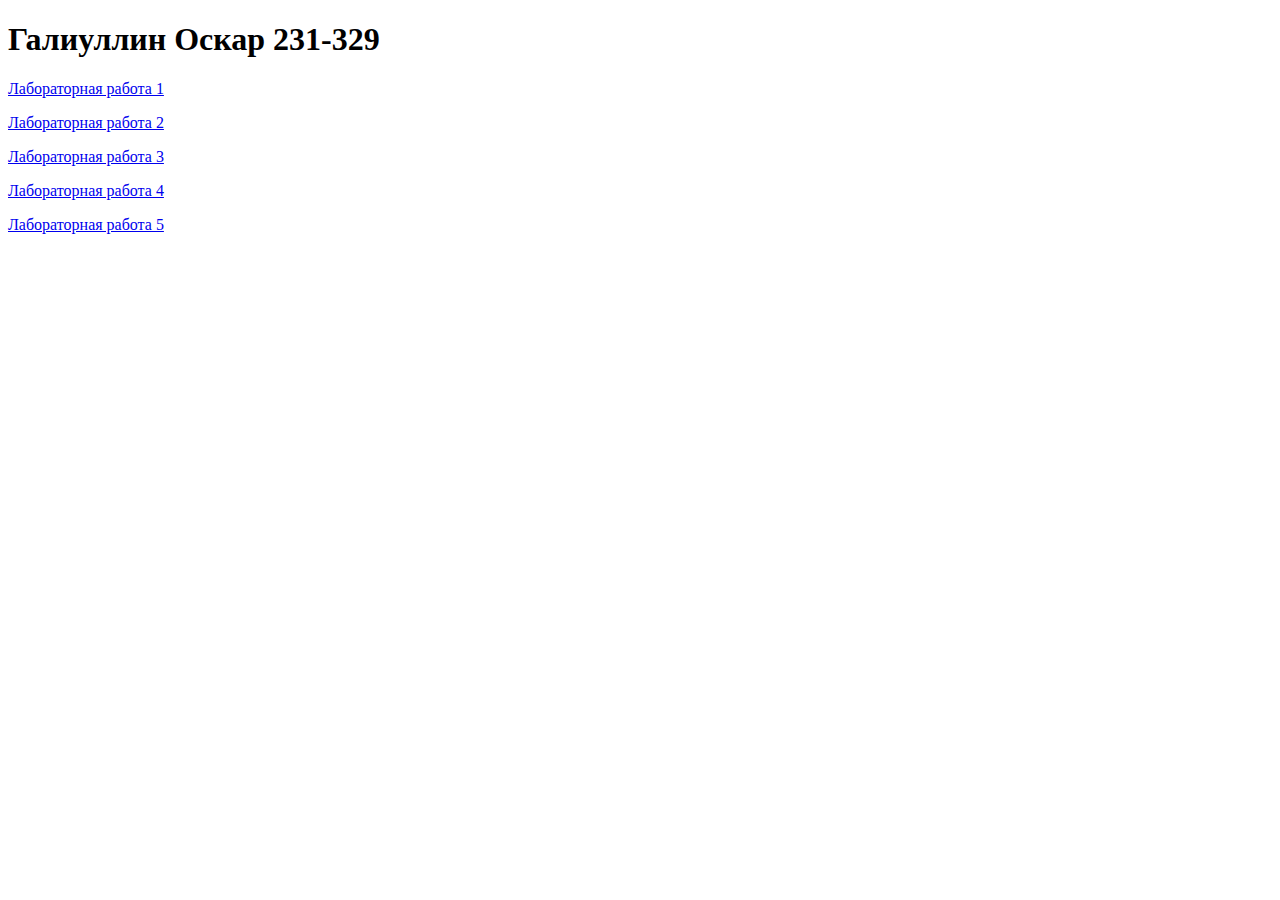
<file: index.html>
<!DOCTYPE html>

<html>
    <header>
        <meta charset="utf-8">
        <title>Головная страница моего царства абсолютной власти</title>
    </header>
    <body>
        <h1>Галиуллин Оскар 231-329</h1>
        <p><a href="Lab1/index.html">Лабораторная работа 1</a></p>
        <p><a href="Lab2/set_lunch.html">Лабораторная работа 2</a></p>
        <p><a href="Lab3/set_lunch.html">Лабораторная работа 3</a></p>
        <p><a href="Lab4/set_lunch.html">Лабораторная работа 4</a></p>
        <p><a href="Lab5/set_lunch.html">Лабораторная работа 5</a></p>
    </body>
</html>
</file>
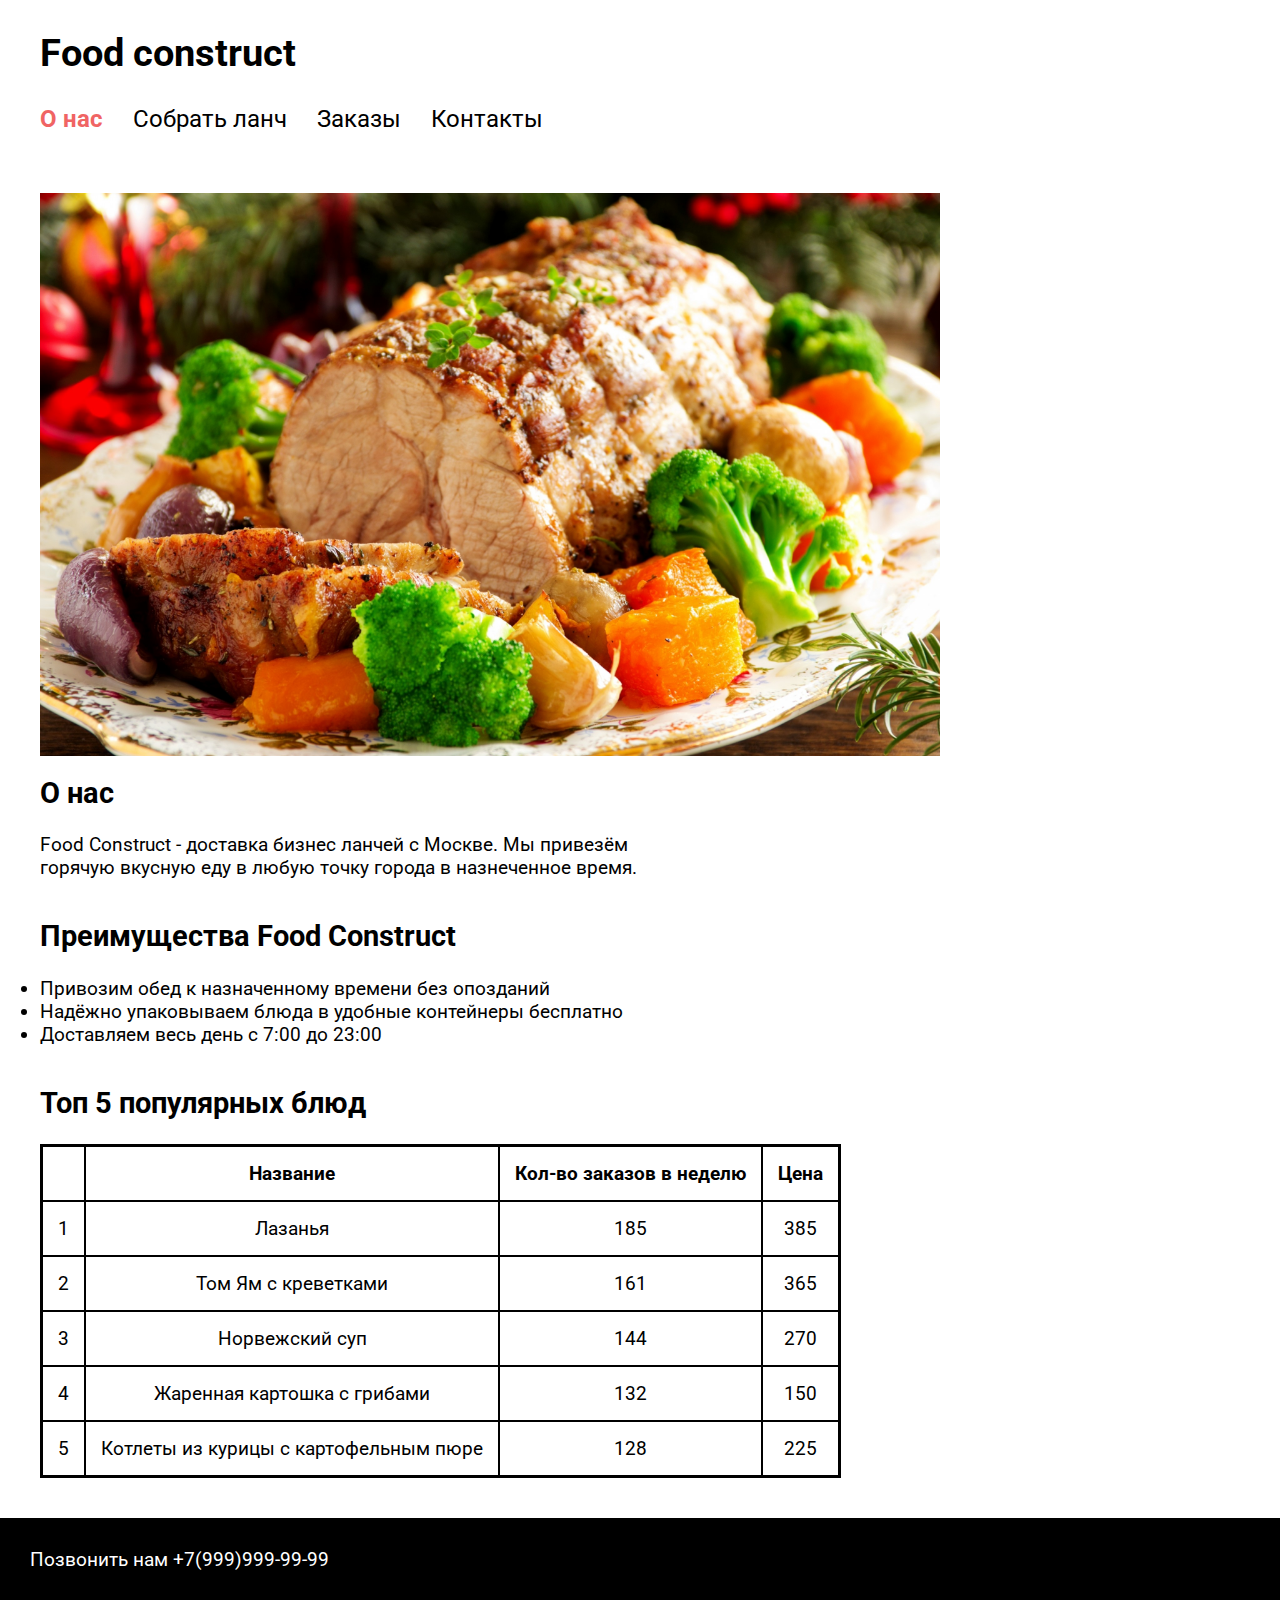
<file: Lab1/index.html>
<!DOCTYPE html>
<html lang="ru">
    <head>
        <meta charset="utf-8">
        <title>Food Construct - your best delivery experience</title>
        <link rel="stylesheet" href="style.css">
        <link rel="preconnect" href="https://fonts.googleapis.com">
<link rel="preconnect" href="https://fonts.gstatic.com" crossorigin>
<link href="https://fonts.googleapis.com/css2?family=Roboto:ital,wght@0,100;0,300;0,400;0,500;0,700;0,900;1,100;1,300;1,400;1,500;1,700;1,900&display=swap" rel="stylesheet">
    </head>

    <body>
        <header>
            <h1>Food construct</h1>
            
            <nav>
                <ul>
                    <li><a href="#about_us" class="curr_page">О нас</a></li>
                    <li><a href="../Lab2/set_lunch.html">Собрать ланч</a></li>
                    <li><a href="#">Заказы</a></li>
                    <li><a href="#contacts">Контакты</a></li>
                </ul>
            </nav>
        </header>

        <main>
            <img src="meat_img.jfif" alt="meat_img">
            <section id="about_us">
                <h2>О нас</h2>
                <p>
                    Food Construct - доставка бизнес ланчей с Москве. 
                    Мы привезём горячую вкусную еду в любую точку города
                    в назнеченное время.
                </p>
                <h2>Преимущества Food Construct</h2>
                <ul>
                    <li>Привозим обед к назначенному времени без опозданий</li>
                    <li>Надёжно упаковываем блюда в удобные контейнеры бесплатно</li>
                    <li>Доставляем весь день с 7:00 до 23:00</li>
                </ul>
            </section>
            <section>
                <h2>Топ 5 популярных блюд</h2>
                <table>
                    <tr>
                        <th>&nbsp;</th>
                        <th>Название</th>
                        <th>Кол-во заказов в неделю</th>
                        <th>Цена</th>
                    </tr>
                    <tr>
                        <td>1</td>
                        <td>Лазанья</td>
                        <td>185</td>
                        <td>385</td>
                    </tr>
                    <tr>
                        <td>2</td>
                        <td>Том Ям с креветками</td>
                        <td>161</td>
                        <td>365</td>
                    </tr>
                    <tr>
                        <td>3</td>
                        <td>Норвежский суп</td>
                        <td>144</td>
                        <td>270</td>
                    </tr>
                    <tr>
                        <td>4</td>
                        <td>Жаренная картошка с грибами</td>
                        <td>132</td>
                        <td>150</td>
                    </tr>
                    <tr>
                        <td>5</td>
                        <td>Котлеты из курицы с картофельным пюре</td>
                        <td>128</td>
                        <td>225</td>
                    </tr>
                </table>
                </section>
        </main>

        <footer id="contacts">Позвонить нам +7(999)999-99-99</footer>
    </body>
</html>
</file>
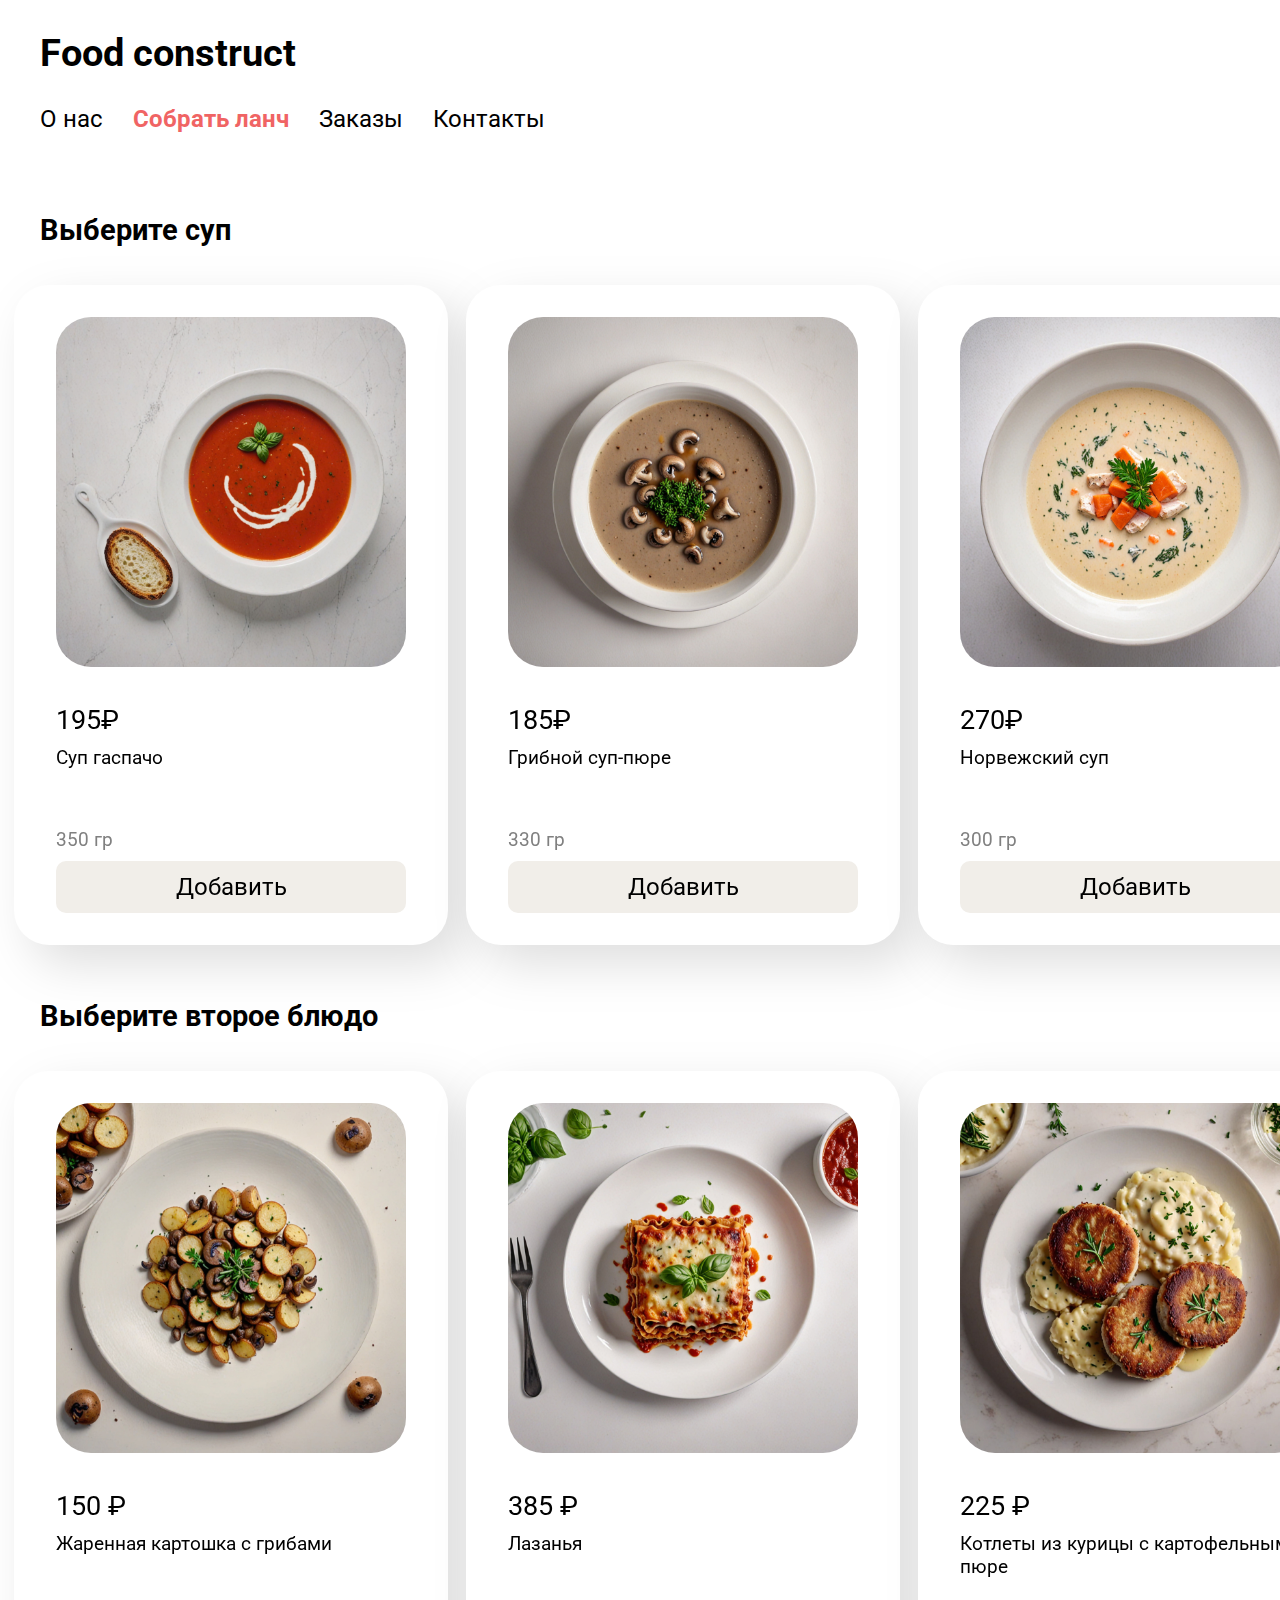
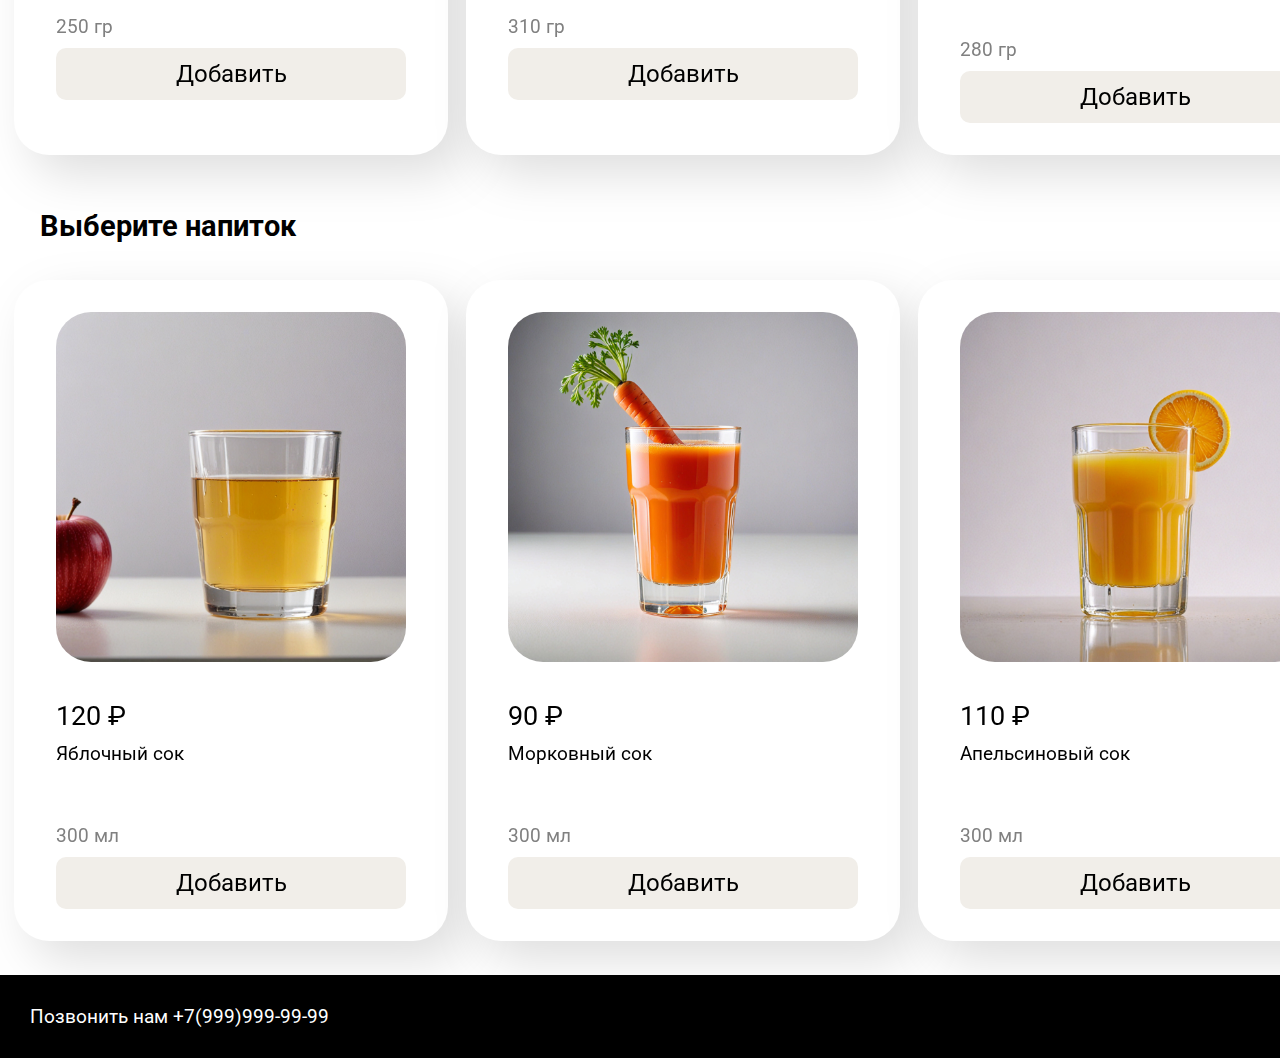
<file: Lab2/set_lunch.html>
<!DOCTYPE html>

<html>
    <head>
        <meta charset="utf-8">
        <title>Сборка вашего обеда</title>
        <link rel="stylesheet" href="style_set_lunch.css">
        <link rel="preconnect" href="https://fonts.googleapis.com">
        <link rel="preconnect" href="https://fonts.gstatic.com" crossorigin>
        <link href="https://fonts.googleapis.com/css2?family=Roboto:ital,wght@0,100;0,300;0,400;0,500;0,700;0,900;1,100;1,300;1,400;1,500;1,700;1,900&display=swap" rel="stylesheet">
    </head>

    <body>
        <header>
            <h1>Food construct</h1>

            <nav>
                <ul>
                    <li><a href="../Lab1/index.html">О нас</a></li>
                    <li><a href="#" class="curr_page">Собрать ланч</a></li>
                    <li><a href="#">Заказы</a></li>
                    <li><a href="#contacts">Контакты</a></li>
                </ul>
            </nav>
        </header>

        <main>
            <section>
                <h2>Выберите суп</h2>

                <div class="wrapper">
                    <div class="product">
                        <img src="menu/soups/gazpacho.jpg" alt="gaspacho">
                        <p class="price">195&#8381</p>
                        <p class="prod_name">Суп гаспачо</p>
                        <p class="weight">350 гр</p>
                        <button class="btn">Добавить</button>
                    </div>

                    <div class="product">
                        <img src="menu/soups/mushroom_soup.jpg" alt="mushroom_soup">
                        <p class="price">185&#8381</p>
                        <p class="prod_name">Грибной суп-пюре</p>
                        <p class="weight">330 гр</p>
                        <button class="btn">Добавить</button>
                    </div>

                    <div class="product">
                        <img src="menu/soups/norwegian_soup.jpg" alt="">
                        <p class="price">270&#8381</p>
                        <p class="prod_name">Норвежский суп</p>
                        <p class="weight">300 гр</p>
                        <button class="btn">Добавить</button>
                    </div>
                </div>
            </section>

            <section>
                <h2>Выберите второе блюдо</h2>

                <div class="wrapper">
                    <div class="product">
                        <img src="menu/main_course/friedpotatoeswithmushrooms1.jpg" alt="">
                        <p class="price">150 &#8381</p>
                        <p class="prod_name">Жаренная картошка с грибами</p>
                        <p class="weight">250 гр</p>
                        <button class="btn">Добавить</button>
                    </div>

                    <div class="product">
                        <img src="menu/main_course/lasagna.jpg" alt="">
                        <p class="price">385 &#8381</p>
                        <p class="prod_name">Лазанья</p>
                        <p class="weight">310 гр</p>
                        <button class="btn">Добавить</button>
                    </div>

                    <div class="product">
                        <img src="menu/main_course/chickencutletsandmashedpotatoes.jpg" alt="">
                        <p class="price">225 &#8381</p>
                        <p class="prod_name">Котлеты из курицы с картофельным пюре</p>
                        <p class="weight">280 гр</p>
                        <button class="btn">Добавить</button>
                    </div>
                </div>
            </section>

            <section>
                <h2>Выберите напиток</h2>

                <div class="wrapper">
                    <div class="product">
                        <img src="menu/drinks/applejuice.jpg" alt="">
                        <p class="price">120 &#8381</p>
                        <p class="prod_name">Яблочный сок</p>
                        <p class="weight">300 мл</p>
                        <button class="btn">Добавить</button>
                    </div>

                    <div class="product">
                        <img src="menu/drinks/carrotjuice.jpg" alt="">
                        <p class="price">90 &#8381</p>
                        <p class="prod_name">Морковный сок</p>
                        <p class="weight">300 мл</p>
                        <button class="btn">Добавить</button>
                    </div>

                    <div class="product">
                        <img src="menu/drinks/orangejuice.jpg" alt="">
                        <p class="price">110 &#8381</p>
                        <p class="prod_name">Апельсиновый сок</p>
                        <p class="weight">300 мл</p>
                        <button class="btn">Добавить</button>
                    </div>
                </div>
            </section>
        </main>

        <footer id="contacts">Позвонить нам +7(999)999-99-99</footer>
    </body>
</html>
</file>
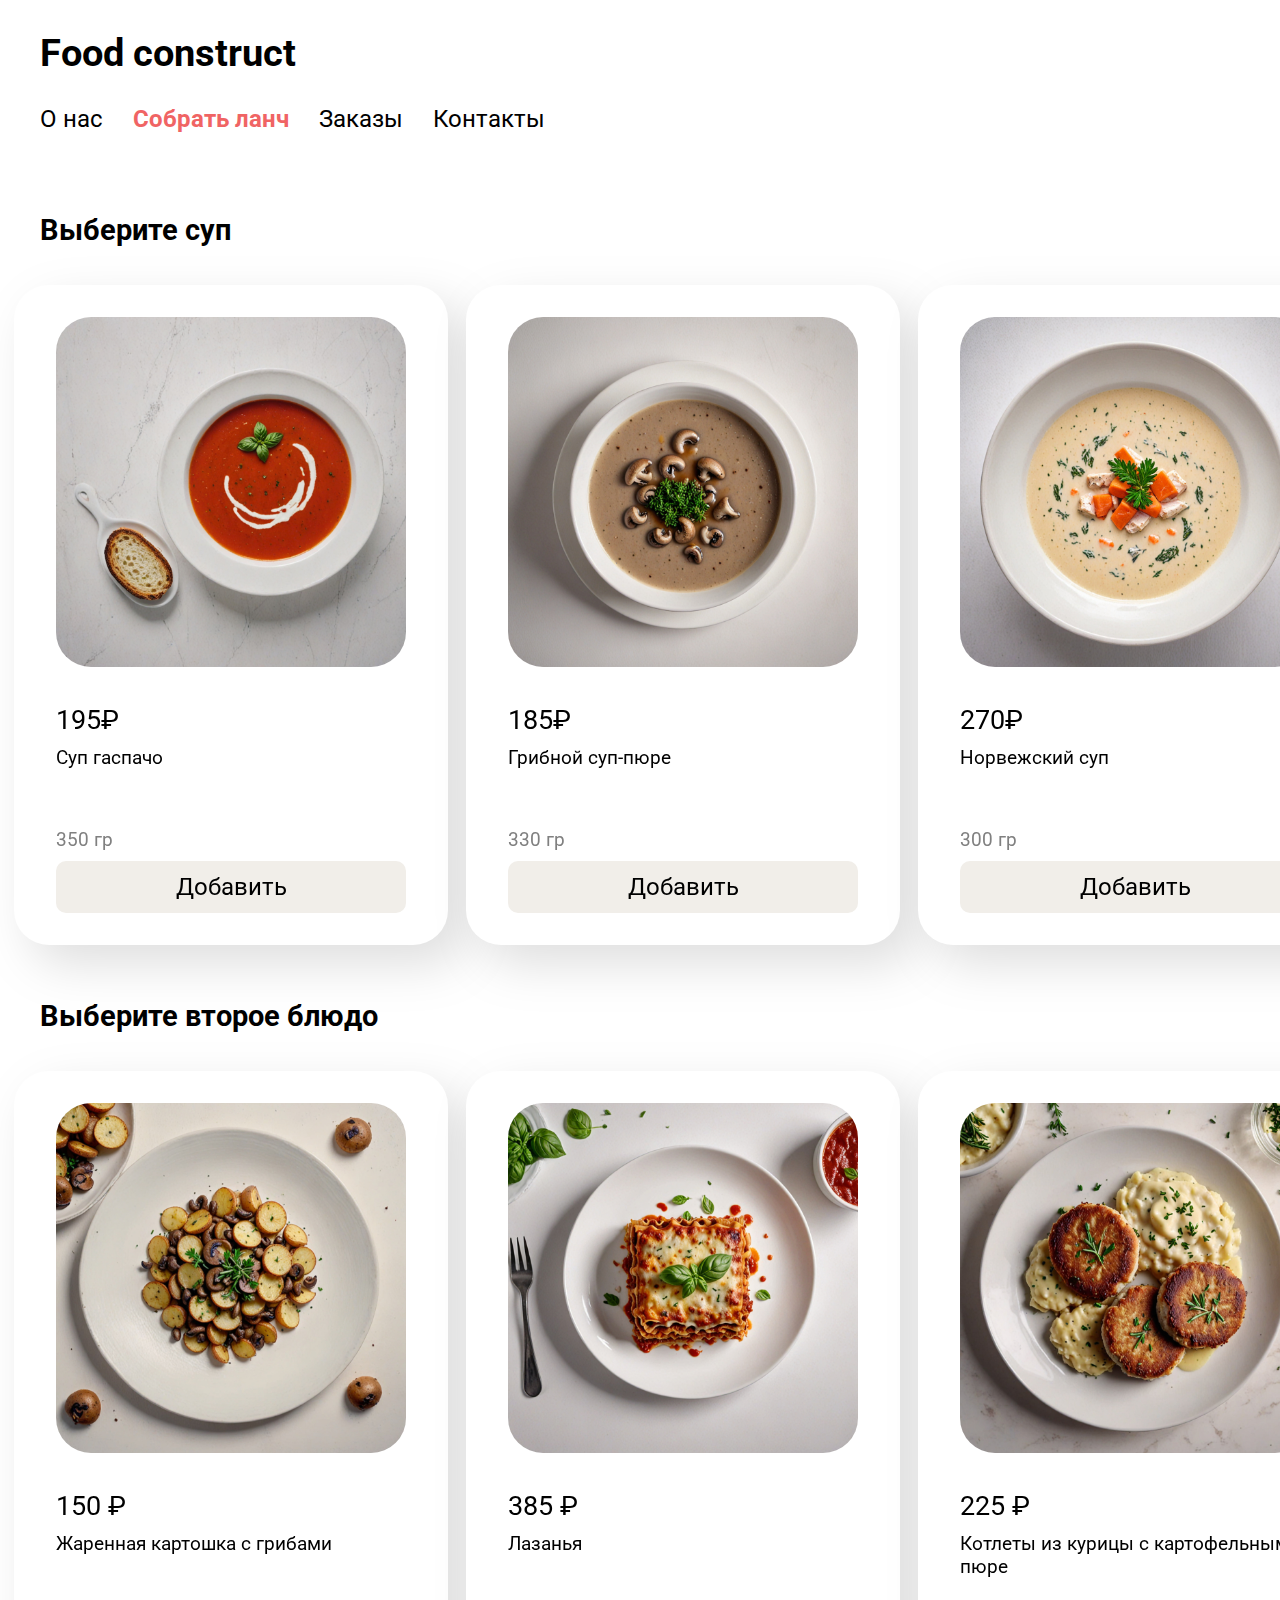
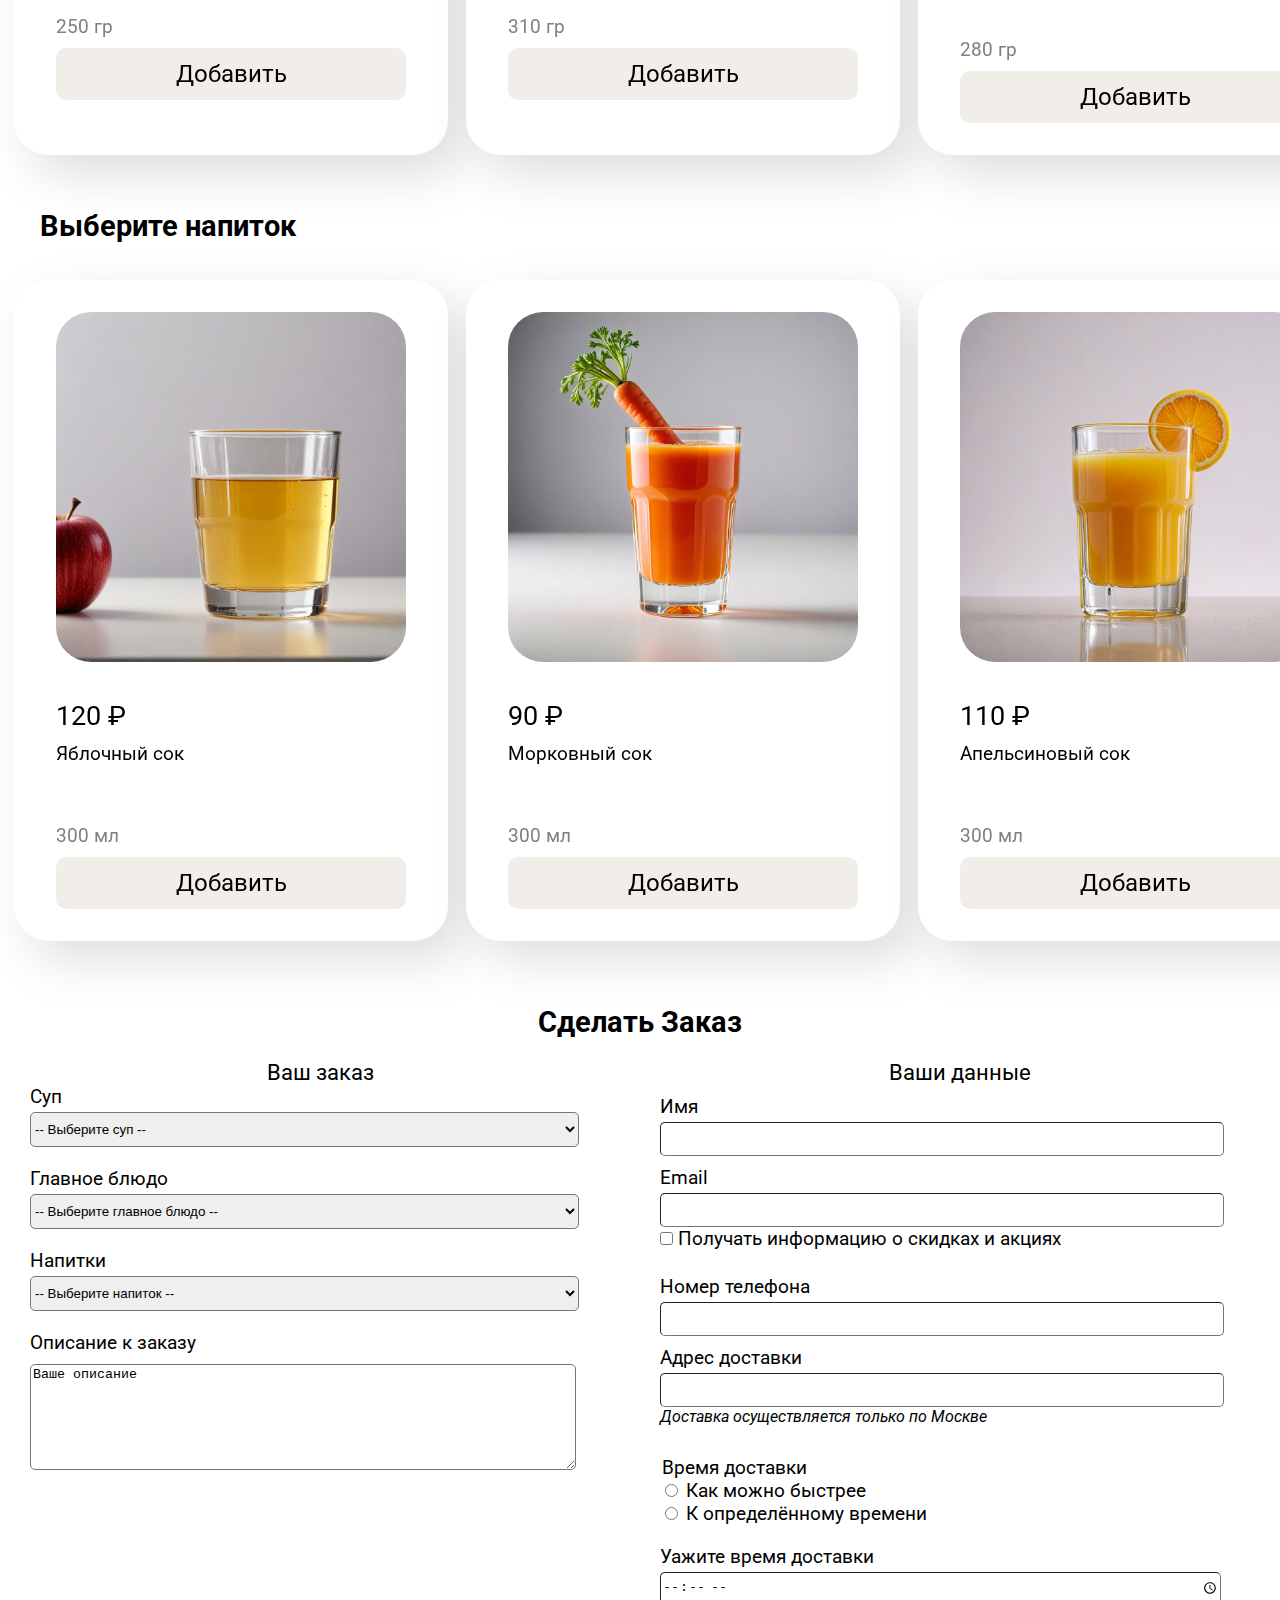
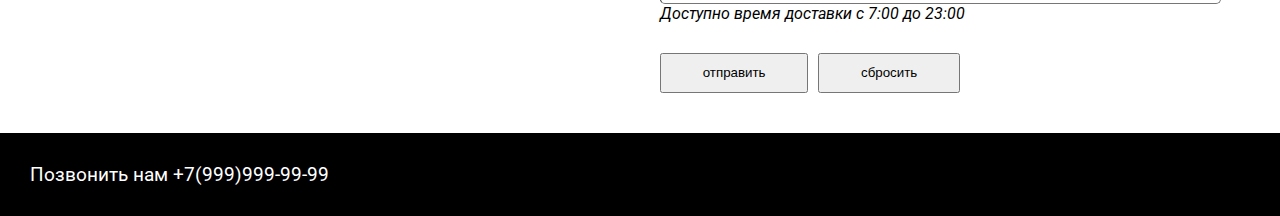
<file: Lab3/set_lunch.html>
<!DOCTYPE html>

<html>
    <head>
        <meta charset="utf-8">
        <title>Сборка вашего обеда</title>
        <link rel="stylesheet" href="style_set_lunch.css">
        <link rel="preconnect" href="https://fonts.googleapis.com">
        <link rel="preconnect" href="https://fonts.gstatic.com" crossorigin>
        <link href="https://fonts.googleapis.com/css2?family=Roboto:ital,wght@0,100;0,300;0,400;0,500;0,700;0,900;1,100;1,300;1,400;1,500;1,700;1,900&display=swap" rel="stylesheet">
    </head>

    <body>
        <header>
            <h1>Food construct</h1>

            <nav>
                <ul>
                    <li><a href="../Lab1/index.html">О нас</a></li>
                    <li><a href="#" class="curr_page">Собрать ланч</a></li>
                    <li><a href="#">Заказы</a></li>
                    <li><a href="#contacts">Контакты</a></li>
                </ul>
            </nav>
        </header>

        <main>
            <section>
                <h2>Выберите суп</h2>

                <div class="wrapper">
                    <div class="product">
                        <img src="menu/soups/gazpacho.jpg" alt="gaspacho">
                        <p class="price">195&#8381</p>
                        <p class="prod_name">Суп гаспачо</p>
                        <p class="weight">350 гр</p>
                        <button class="btn">Добавить</button>
                    </div>

                    <div class="product">
                        <img src="menu/soups/mushroom_soup.jpg" alt="mushroom_soup">
                        <p class="price">185&#8381</p>
                        <p class="prod_name">Грибной суп-пюре</p>
                        <p class="weight">330 гр</p>
                        <button class="btn">Добавить</button>
                    </div>

                    <div class="product">
                        <img src="menu/soups/norwegian_soup.jpg" alt="">
                        <p class="price">270&#8381</p>
                        <p class="prod_name">Норвежский суп</p>
                        <p class="weight">300 гр</p>
                        <button class="btn">Добавить</button>
                    </div>
                </div>
            </section>

            <section>
                <h2>Выберите второе блюдо</h2>

                <div class="wrapper">
                    <div class="product">
                        <img src="menu/main_course/friedpotatoeswithmushrooms1.jpg" alt="">
                        <p class="price">150 &#8381</p>
                        <p class="prod_name">Жаренная картошка с грибами</p>
                        <p class="weight">250 гр</p>
                        <button class="btn">Добавить</button>
                    </div>

                    <div class="product">
                        <img src="menu/main_course/lasagna.jpg" alt="">
                        <p class="price">385 &#8381</p>
                        <p class="prod_name">Лазанья</p>
                        <p class="weight">310 гр</p>
                        <button class="btn">Добавить</button>
                    </div>

                    <div class="product">
                        <img src="menu/main_course/chickencutletsandmashedpotatoes.jpg" alt="">
                        <p class="price">225 &#8381</p>
                        <p class="prod_name">Котлеты из курицы с картофельным пюре</p>
                        <p class="weight">280 гр</p>
                        <button class="btn">Добавить</button>
                    </div>
                </div>
            </section>

            <section>
                <h2>Выберите напиток</h2>

                <div class="wrapper">
                    <div class="product">
                        <img src="menu/drinks/applejuice.jpg" alt="">
                        <p class="price">120 &#8381</p>
                        <p class="prod_name">Яблочный сок</p>
                        <p class="weight">300 мл</p>
                        <button class="btn">Добавить</button>
                    </div>

                    <div class="product">
                        <img src="menu/drinks/carrotjuice.jpg" alt="">
                        <p class="price">90 &#8381</p>
                        <p class="prod_name">Морковный сок</p>
                        <p class="weight">300 мл</p>
                        <button class="btn">Добавить</button>
                    </div>

                    <div class="product">
                        <img src="menu/drinks/orangejuice.jpg" alt="">
                        <p class="price">110 &#8381</p>
                        <p class="prod_name">Апельсиновый сок</p>
                        <p class="weight">300 мл</p>
                        <button class="btn">Добавить</button>
                    </div>
                </div>
            </section>

            <section>
                <h2 class="booking_header">Сделать Заказ</h2>
                <form action="https://httpbin.org/post" method="post" class="booking_wrapper">
                    <div class="dishes_info">
                        <p class="small_header">Ваш заказ</p>
                        <div class="dishes_info_select">    
                            <p class="some_name"><label for="soup_choice">Суп</label></p>
                            <select class="dishes_select" name="soup_choice" id="soup_choice" required>
                                <option value="">-- Выберите суп --</option>
                                <option value="mushroom_soup">Грибной суп-пюре</option>
                                <option value="gaspacho">Гаспачо</option>
                                <option value="norway_soup">Норвежский суп</option>
                            </select>
                        </div>

                        <div class="dishes_info_select">
                            <p class="some_name"><label for="main_dish_choice">Главное блюдо</label></p>
                            <select class="dishes_select" name="main_dish_choice" id="main_dish_choice" required>
                                <option value="">-- Выберите главное блюдо --</option>
                                <option value="fried_potatos">Жаренная картошка с грибами</option>
                                <option value="lasagna">Лазанья</option>
                                <option value="meat_balls">Котлеты из курицы с картофельным пюре</option>
                            </select>
                        </div>

                        <div class="dishes_info_select">    
                            <p class="some_name"><label for="drinks">Напитки</label></p>
                            <select class="dishes_select" name="drinks" id="drinks" required>
                                <option value="">-- Выберите напиток --</option>
                                <option value="orange_juice">Апельсиновый сок</option>
                                <option value="apple_juice">Яблочный сок</option>
                                <option value="carrot_juice">Морковный сок</option>
                            </select>
                        </div>

                        <div class="dishes_info_select">
                            <p class="some_name"><label for="description">Описание к заказу</label></p>
                            <textarea name="description" id="description" class="description">Ваше описание</textarea>
                        </div>
                    </div>
                    
                    <div class="person_info">
                        <p class="small_header">Ваши данные</p>
                        <div class="person_info_sub">
                            <p class="some_name"><label for="name_input">Имя</label></p>
                            <input type="text" name="name_input" id="name_input" class="pers_input">
                        </div>
                        
                        <div class="person_info_sub">
                            <p class="some_name"><label for="email_input">Email</label></p>
                            <input type="email" name="email_input" id="email_input" class="pers_input">
                        </div>

                        <input type="checkbox" name="discount" id="discount" class="discount">
                        <label for="discount">Получать информацию о скидках и акциях</label>

                        <div class="person_info_sub">
                            <p class="some_name"><label for="tel_input">Номер телефона</label></p>
                            <input type="tel" name="tel_input" id="tel_input" class="pers_input">
                        </div>
                        
                        <div class="person_info_sub">
                            <p class="some_name"><label for="addr_input">Адрес доставки</label></p>
                            <input type="text" name="addr_input" id="addr_input" class="pers_input">
                        </div>
                        <p class="meta_info"><i>Доставка осуществляется только по Москве</i></p>

                        <fieldset class="booking_time">
                            <legend>Время доставки</legend>
                            <div class="booking_time_option">
                                <input type="radio" name="when" id="sooner" class="inline_el">
                                <label for="sooner" class="inline_el">Как можно быстрее</label>
                            </div>

                            <div class="booking_time_option">
                                <input type="radio" name="when" id="det_time" class="inline_el">
                                <label for="det_time" class="inline_el">К определённому времени</label>
                            </div>
                        </fieldset>

                        <div class="set_det_time">
                            <p class="some_name"><label for="presise_time">Уажите время доставки</label></p>
                            <input type="time" name="precise_time" class="pers_input" id="presise_time" min="07:00" max="23:00" step="300" required>
                        </div>
                        <p class="meta_info"><i>Доступно время доставки с 7:00 до 23:00</i></p>

                        <div class="btn_wrapper">
                            <button type="submit" class="end_btn">отправить</button>
                            <button type="reset" class="end_btn">сбросить</button>
                        </div>
                    </div>
                </form>
            </section>
        </main>

        <footer id="contacts">Позвонить нам +7(999)999-99-99</footer>
    </body>
</html>
</file>
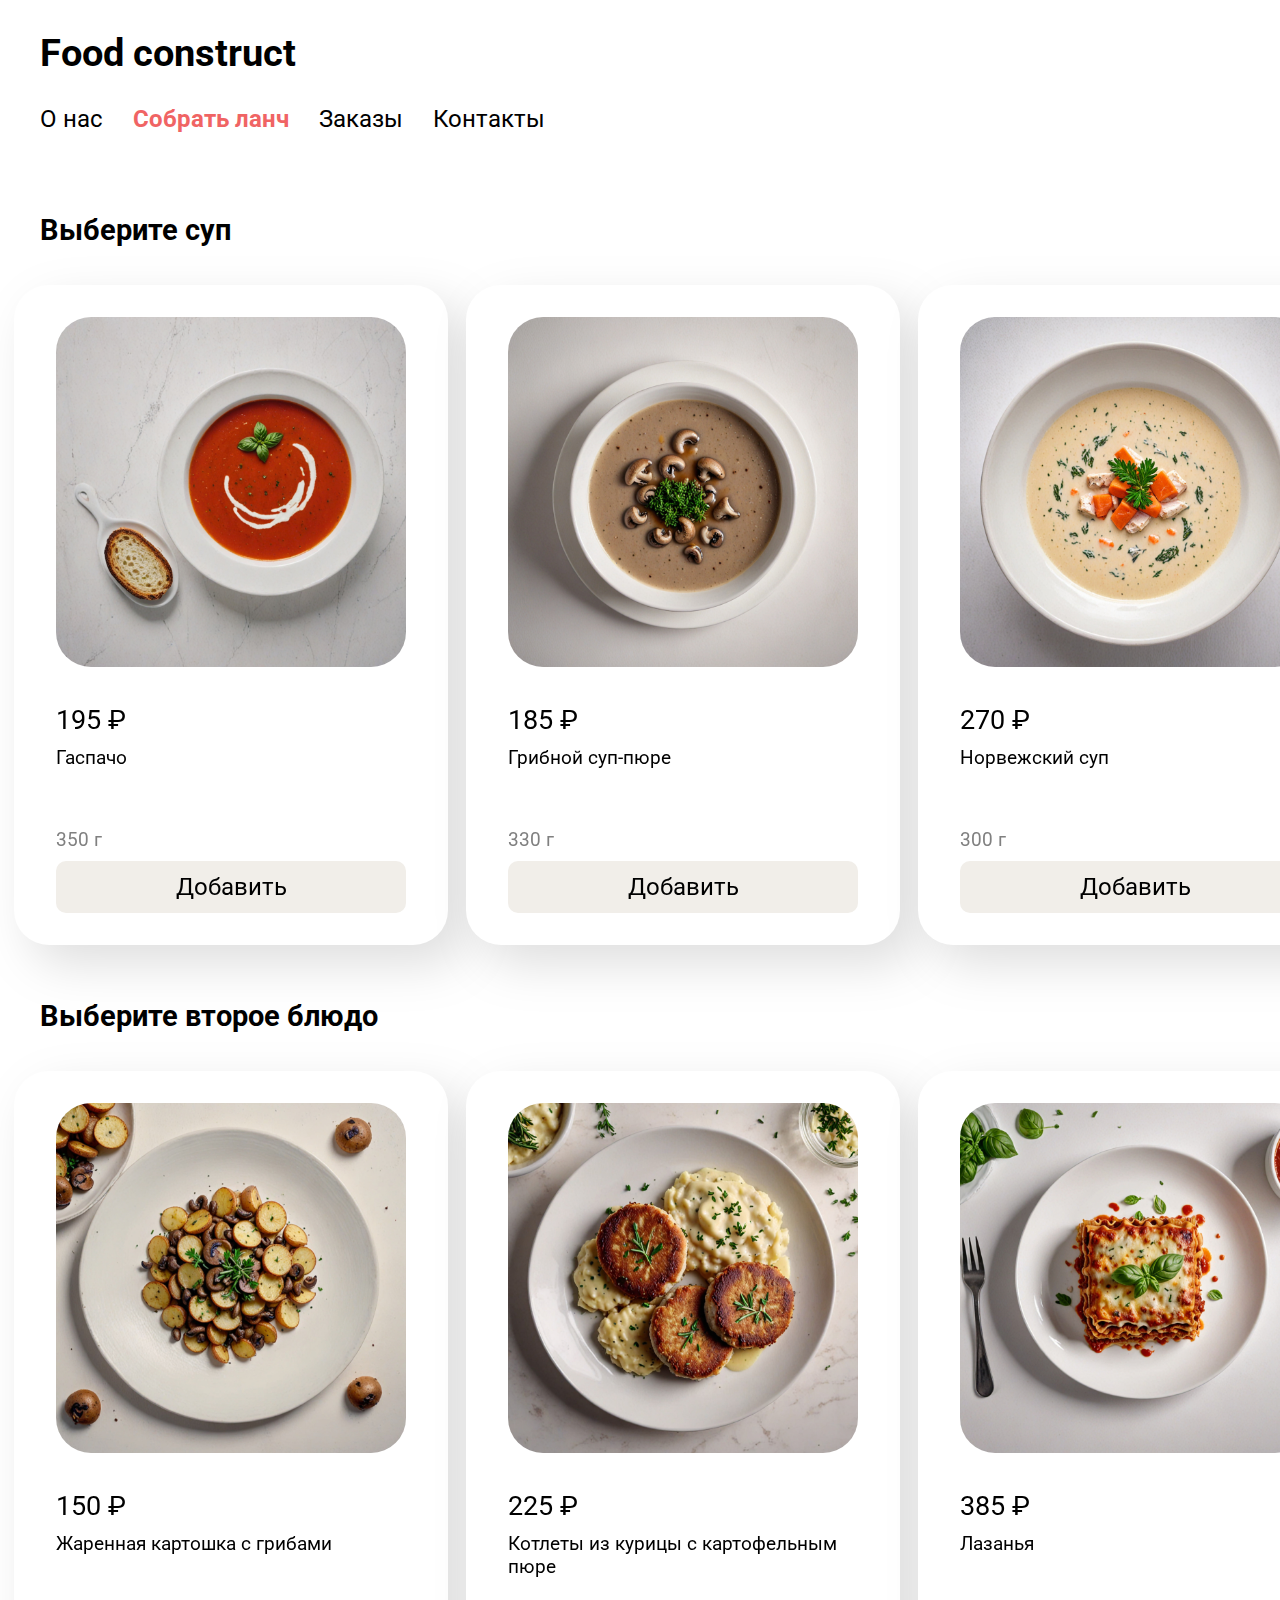
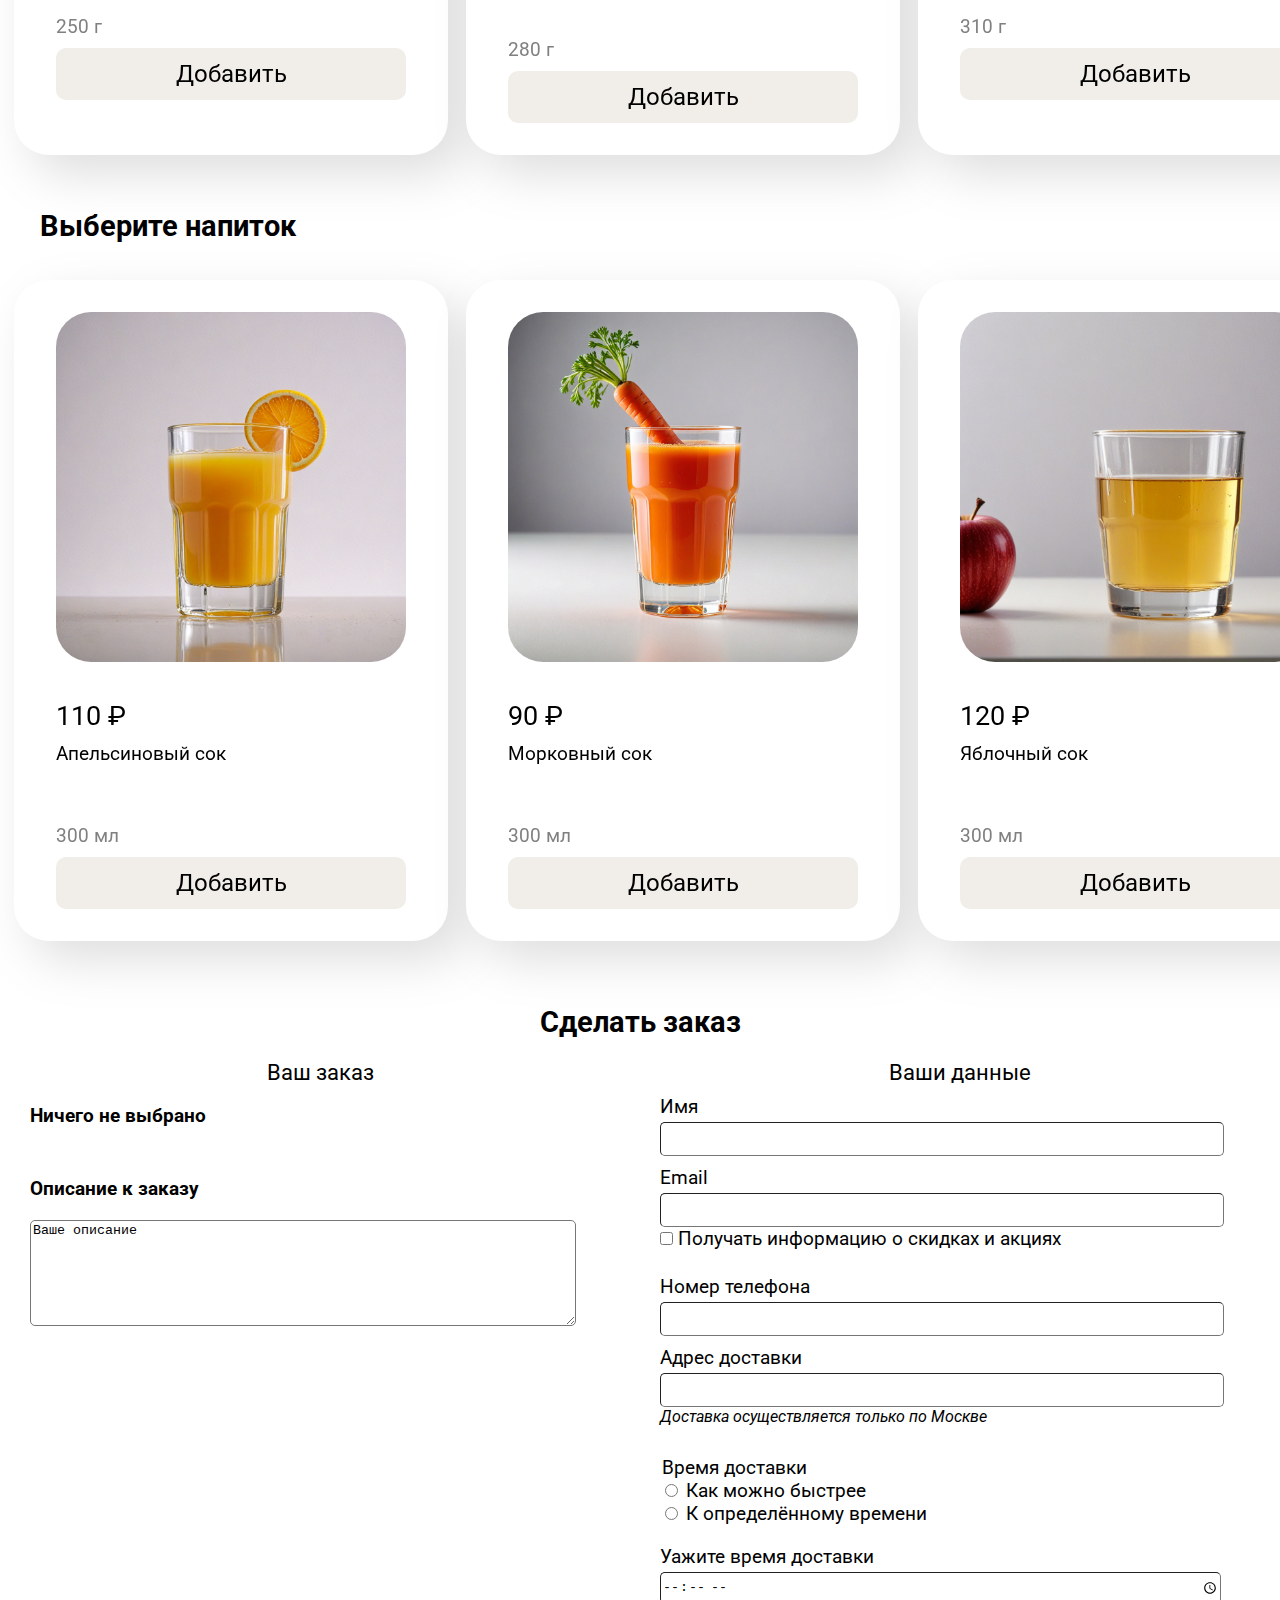
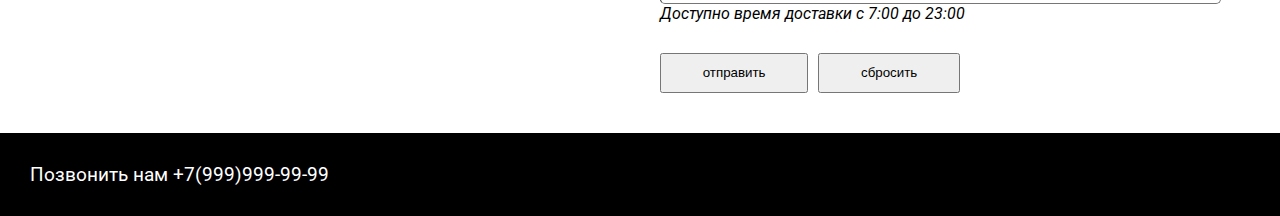
<file: Lab4/set_lunch.html>
<!DOCTYPE html>

<html>
    <head>
        <meta charset="utf-8">
        <title>Сборка вашего обеда</title>
        <link rel="stylesheet" href="style_set_lunch.css">
        <link rel="preconnect" href="https://fonts.googleapis.com">
        <link rel="preconnect" href="https://fonts.gstatic.com" crossorigin>
        <link href="https://fonts.googleapis.com/css2?family=Roboto:ital,wght@0,100;0,300;0,400;0,500;0,700;0,900;1,100;1,300;1,400;1,500;1,700;1,900&display=swap" rel="stylesheet">
    </head>

    <body>
        <header>
            <h1>Food construct</h1>

            <nav>
                <ul>
                    <li><a href="../Lab1/index.html">О нас</a></li>
                    <li><a href="#" class="curr_page">Собрать ланч</a></li>
                    <li><a href="#">Заказы</a></li>
                    <li><a href="#contacts">Контакты</a></li>
                </ul>
            </nav>
        </header>

        <main>
            <section>
                <h2>Выберите суп</h2>

                <div class="wrapper" id="soup">
                    <!-- <div class="product">
                        <img src="menu/soups/gazpacho.jpg" alt="gaspacho">
                        <p class="price">195&#8381</p>
                        <p class="prod_name">Суп гаспачо</p>
                        <p class="weight">350 гр</p>
                        <button class="btn">Добавить</button>
                    </div>

                    <div class="product">
                        <img src="menu/soups/mushroom_soup.jpg" alt="mushroom_soup">
                        <p class="price">185&#8381</p>
                        <p class="prod_name">Грибной суп-пюре</p>
                        <p class="weight">330 гр</p>
                        <button class="btn">Добавить</button>
                    </div>

                    <div class="product">
                        <img src="menu/soups/norwegian_soup.jpg" alt="">
                        <p class="price">270&#8381</p>
                        <p class="prod_name">Норвежский суп</p>
                        <p class="weight">300 гр</p>
                        <button class="btn">Добавить</button>
                    </div> -->
                </div>
            </section>

            <section>
                <h2>Выберите второе блюдо</h2>

                <div class="wrapper" id="main_course">
                    <!-- <div class="product">
                        <img src="menu/main_course/friedpotatoeswithmushrooms1.jpg" alt="">
                        <p class="price">150 &#8381</p>
                        <p class="prod_name">Жаренная картошка с грибами</p>
                        <p class="weight">250 гр</p>
                        <button class="btn">Добавить</button>
                    </div>

                    <div class="product">
                        <img src="menu/main_course/lasagna.jpg" alt="">
                        <p class="price">385 &#8381</p>
                        <p class="prod_name">Лазанья</p>
                        <p class="weight">310 гр</p>
                        <button class="btn">Добавить</button>
                    </div>

                    <div class="product">
                        <img src="menu/main_course/chickencutletsandmashedpotatoes.jpg" alt="">
                        <p class="price">225 &#8381</p>
                        <p class="prod_name">Котлеты из курицы с картофельным пюре</p>
                        <p class="weight">280 гр</p>
                        <button class="btn">Добавить</button>
                    </div> -->
                </div>
            </section>

            <section>
                <h2>Выберите напиток</h2>

                <div class="wrapper" id="drink">
                    <!-- <div class="product">
                        <img src="menu/drinks/applejuice.jpg" alt="">
                        <p class="price">120 &#8381</p>
                        <p class="prod_name">Яблочный сок</p>
                        <p class="weight">300 мл</p>
                        <button class="btn">Добавить</button>
                    </div>

                    <div class="product">
                        <img src="menu/drinks/carrotjuice.jpg" alt="">
                        <p class="price">90 &#8381</p>
                        <p class="prod_name">Морковный сок</p>
                        <p class="weight">300 мл</p>
                        <button class="btn">Добавить</button>
                    </div>

                    <div class="product">
                        <img src="menu/drinks/orangejuice.jpg" alt="">
                        <p class="price">110 &#8381</p>
                        <p class="prod_name">Апельсиновый сок</p>
                        <p class="weight">300 мл</p>
                        <button class="btn">Добавить</button>
                    </div> -->
                </div>
            </section>

            <section>
                <h2 class="booking_header">Сделать заказ</h2>
                <form action="https://httpbin.org/post" method="post" class="booking_wrapper">
                    <div class="dishes_info" id="dishes_info">
                        <input type="hidden" value="was not set" name="soup_choice" id="soup_choice_input">
                        <input type="hidden" value="was not set" name="main_dish_choice" id="main_course_choice_input">
                        <input type="hidden" value="was not set" name="drinks_choice" id="drink_choice_input">
                        <input type="hidden" value="was not set" name="total_sum" id="total_sum_input">

                        <p class="small_header">Ваш заказ</p>
                        <p id="nothing_chosen">Ничего не выбрано</p>

                        <div class="dishes_info_select">
                            <div class="dishes_select">
                                <div class="choice_label"><label for="soup_choice_input">Суп</label></div>
                                <p class="dish_not_chosen" id="chosen_soup">Суп не выбран</p>
                            </div>

                            <div class="dishes_select">
                                <div class="choice_label"><label for="main_dish_choice_input">Второе блюдо</label></div>
                                <p class="dish_not_chosen" id="chosen_main_course">Второе блюдо не выбрано не выбрано</p>
                            </div>

                            <div class="dishes_select">
                                <div class="choice_label"><label for="drinks_choice_input">Напиток</label></div>
                                <p class="dish_not_chosen" id="chosen_drink">Напиток не выбран</p>
                            </div>

                            <div class="dishes_select">
                                <div class="choice_label">Стоимость заказа:</div> <div id="total_sum">0 &#8381</div>
                            </div>

                            <div class="choice_label"><label for="description">Описание к заказу</label></div>
                            <textarea name="description" id="description" class="description">Ваше описание</textarea>
                        </div>
                    </div>

                    <div class="person_info">
                        <p class="small_header">Ваши данные</p>
                        <div class="person_info_sub">
                            <p class="some_name"><label for="name_input">Имя</label></p>
                            <input type="text" name="name_input" id="name_input" class="pers_input">
                        </div>
                        
                        <div class="person_info_sub">
                            <p class="some_name"><label for="email_input">Email</label></p>
                            <input type="email" name="email_input" id="email_input" class="pers_input">
                        </div>

                        <input type="checkbox" name="discount" id="discount" class="discount">
                        <label for="discount">Получать информацию о скидках и акциях</label>

                        <div class="person_info_sub">
                            <p class="some_name"><label for="tel_input">Номер телефона</label></p>
                            <input type="tel" name="tel_input" id="tel_input" class="pers_input">
                        </div>
                        
                        <div class="person_info_sub">
                            <p class="some_name"><label for="addr_input">Адрес доставки</label></p>
                            <input type="text" name="addr_input" id="addr_input" class="pers_input">
                        </div>
                        <p class="meta_info"><i>Доставка осуществляется только по Москве</i></p>

                        <fieldset class="booking_time">
                            <legend>Время доставки</legend>
                            <div class="booking_time_option">
                                <input type="radio" name="when" id="sooner" class="inline_el">
                                <label for="sooner" class="inline_el">Как можно быстрее</label>
                            </div>

                            <div class="booking_time_option">
                                <input type="radio" name="when" id="det_time" class="inline_el">
                                <label for="det_time" class="inline_el">К определённому времени</label>
                            </div>
                        </fieldset>

                        <div class="set_det_time">
                            <p class="some_name"><label for="presise_time">Уажите время доставки</label></p>
                            <input type="time" name="precise_time" class="pers_input" id="presise_time" min="0  7:00" max="23:00" step="300" required>
                        </div>
                        <p class="meta_info"><i>Доступно время доставки с 7:00 до 23:00</i></p>

                        <div class="btn_wrapper">
                            <button type="submit" class="end_btn" id="submit_btn">отправить</button>
                            <button type="reset" class="end_btn" id="reset_btn">сбросить</button>
                        </div>
                    </div>
                </form>
            </section>
        </main>

        <footer id="contacts">Позвонить нам +7(999)999-99-99</footer>
    </body>

    <script src="prepare_cards.js"></script>
    <script src="storage.js"></script>
    <script src="form_script.js"></script>
</html>
</file>
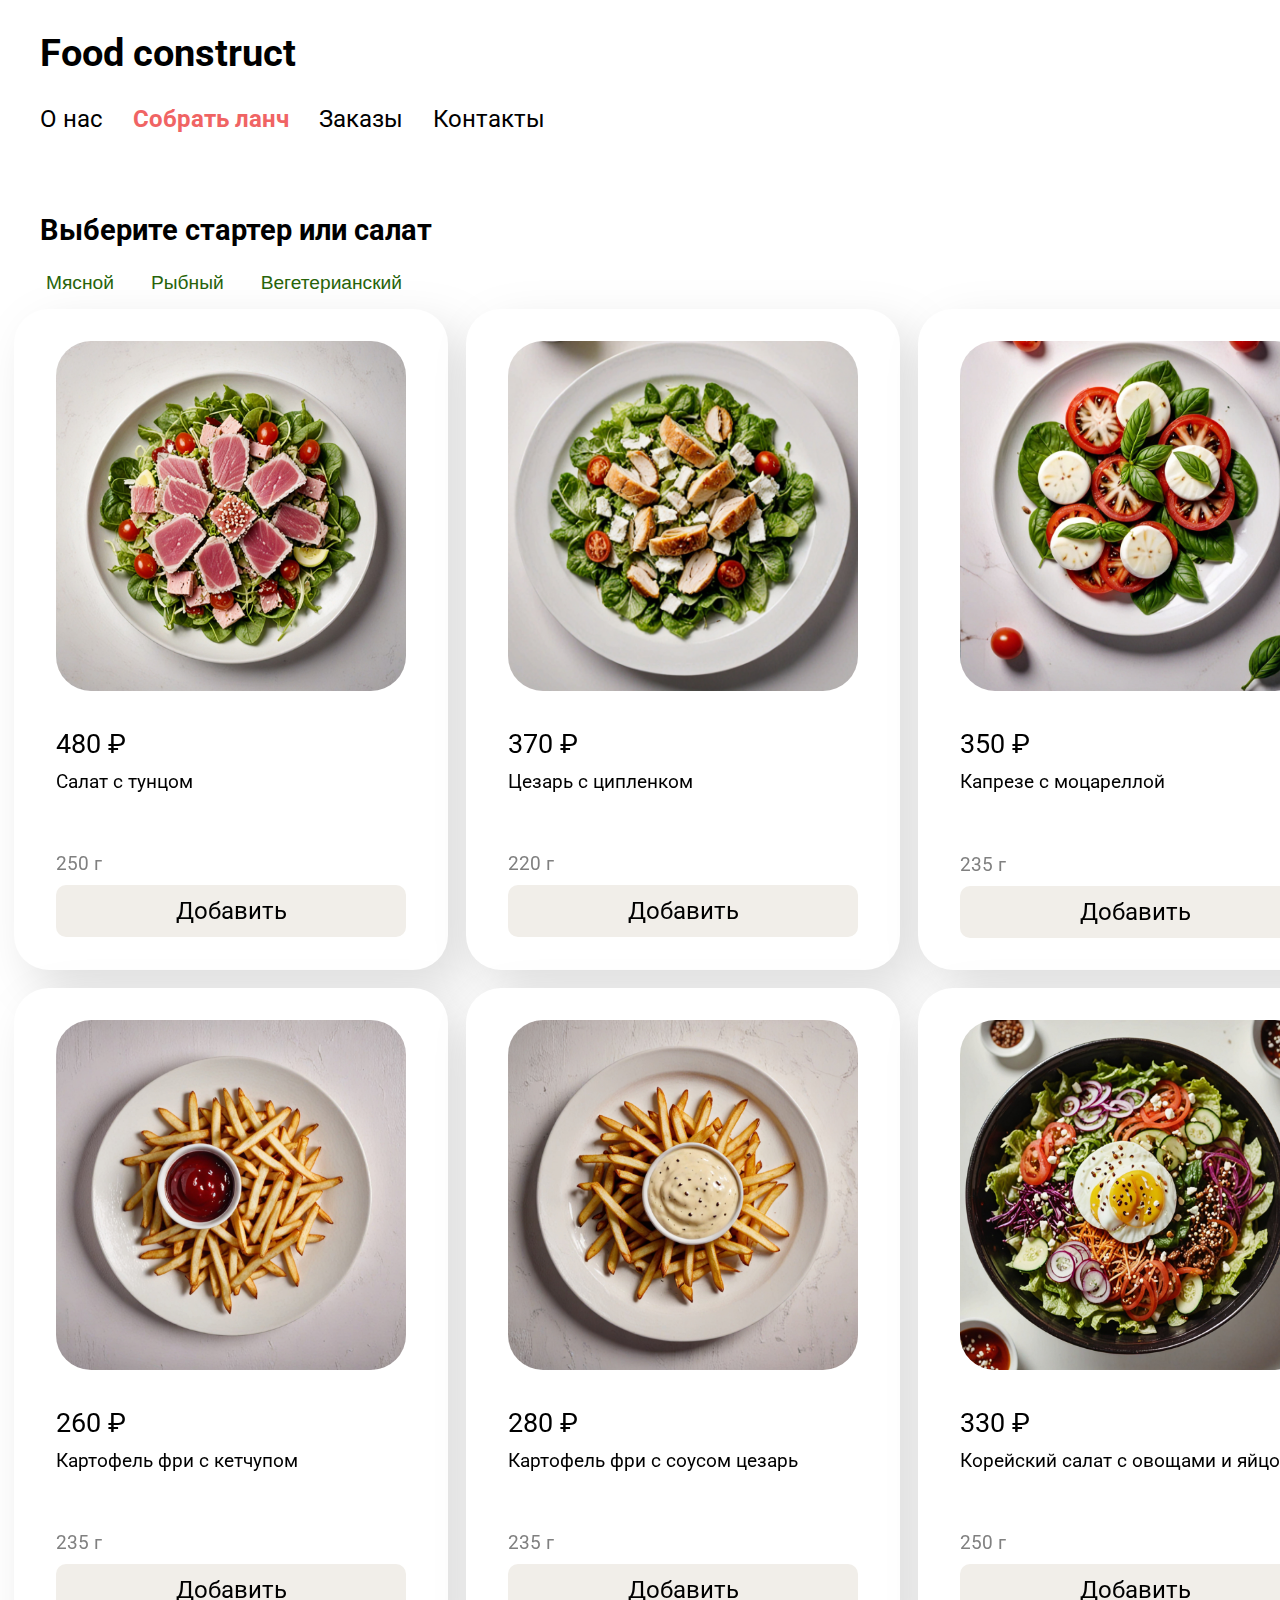
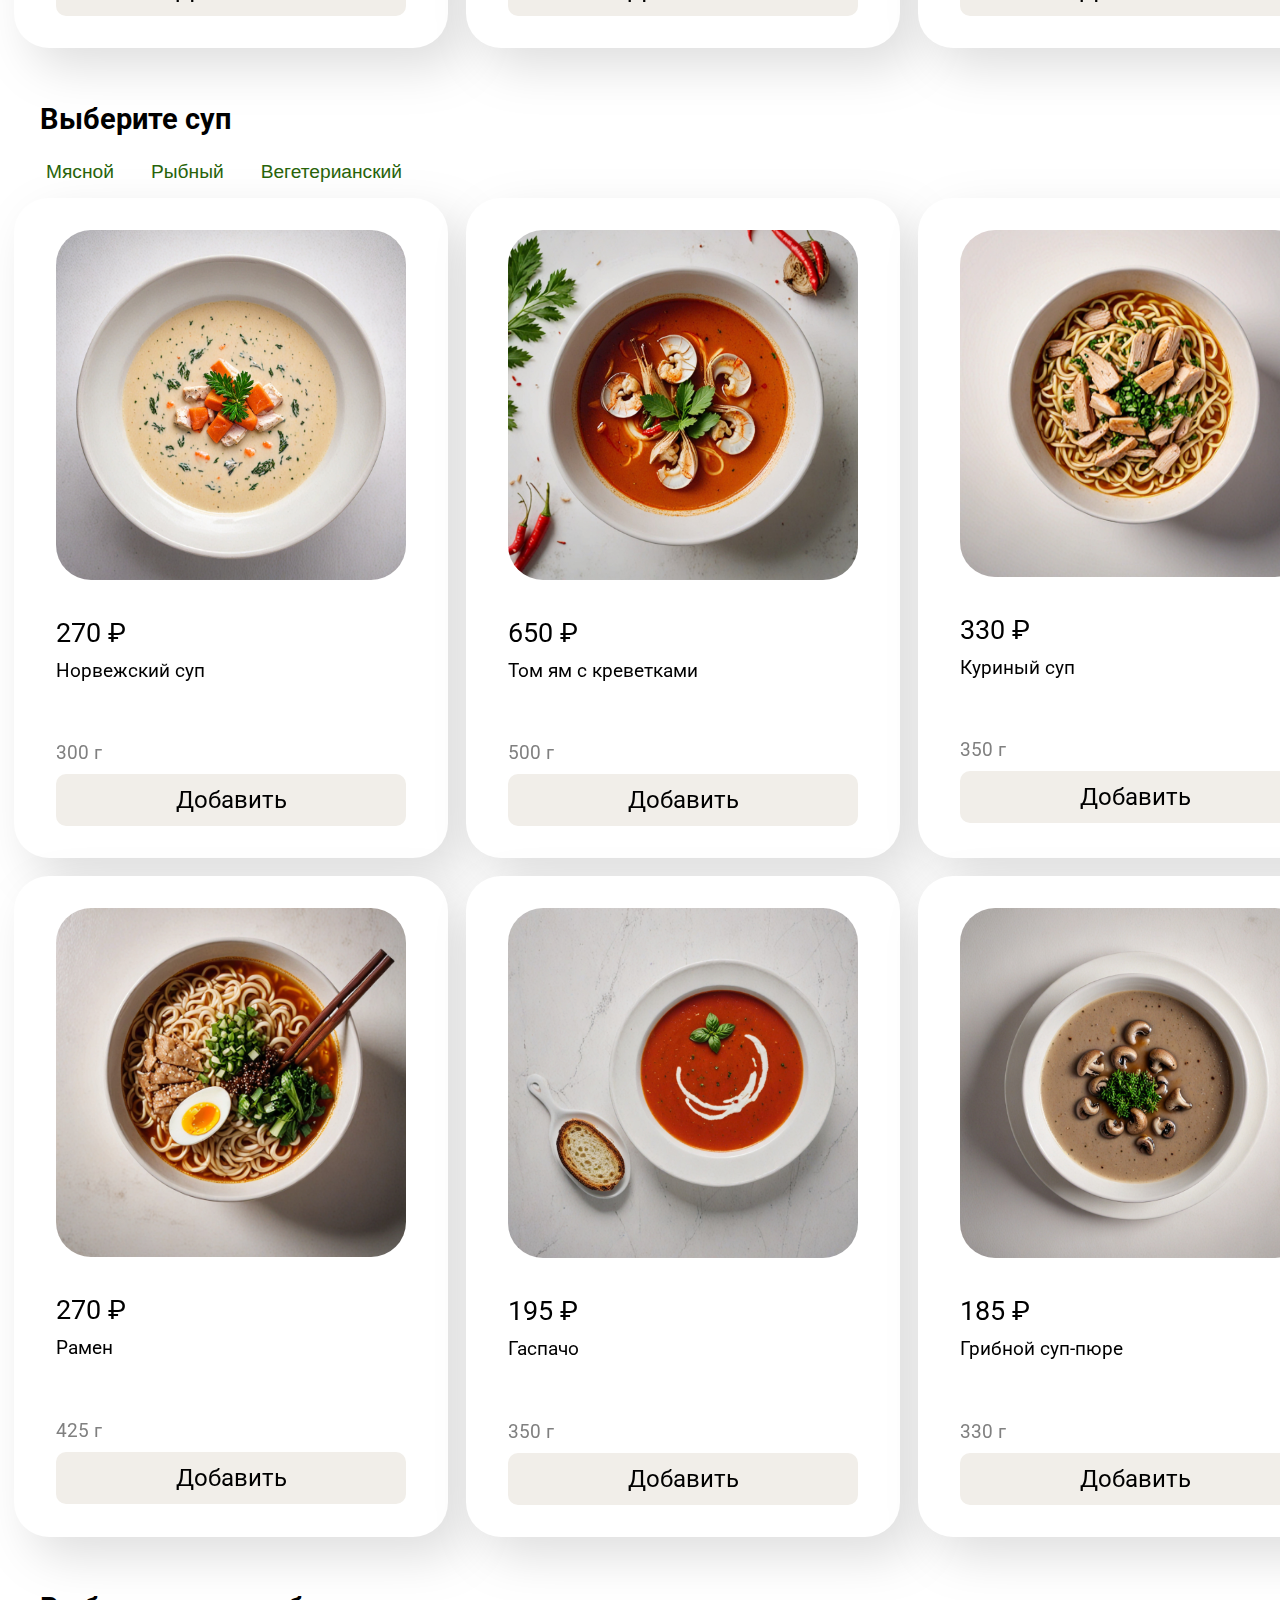
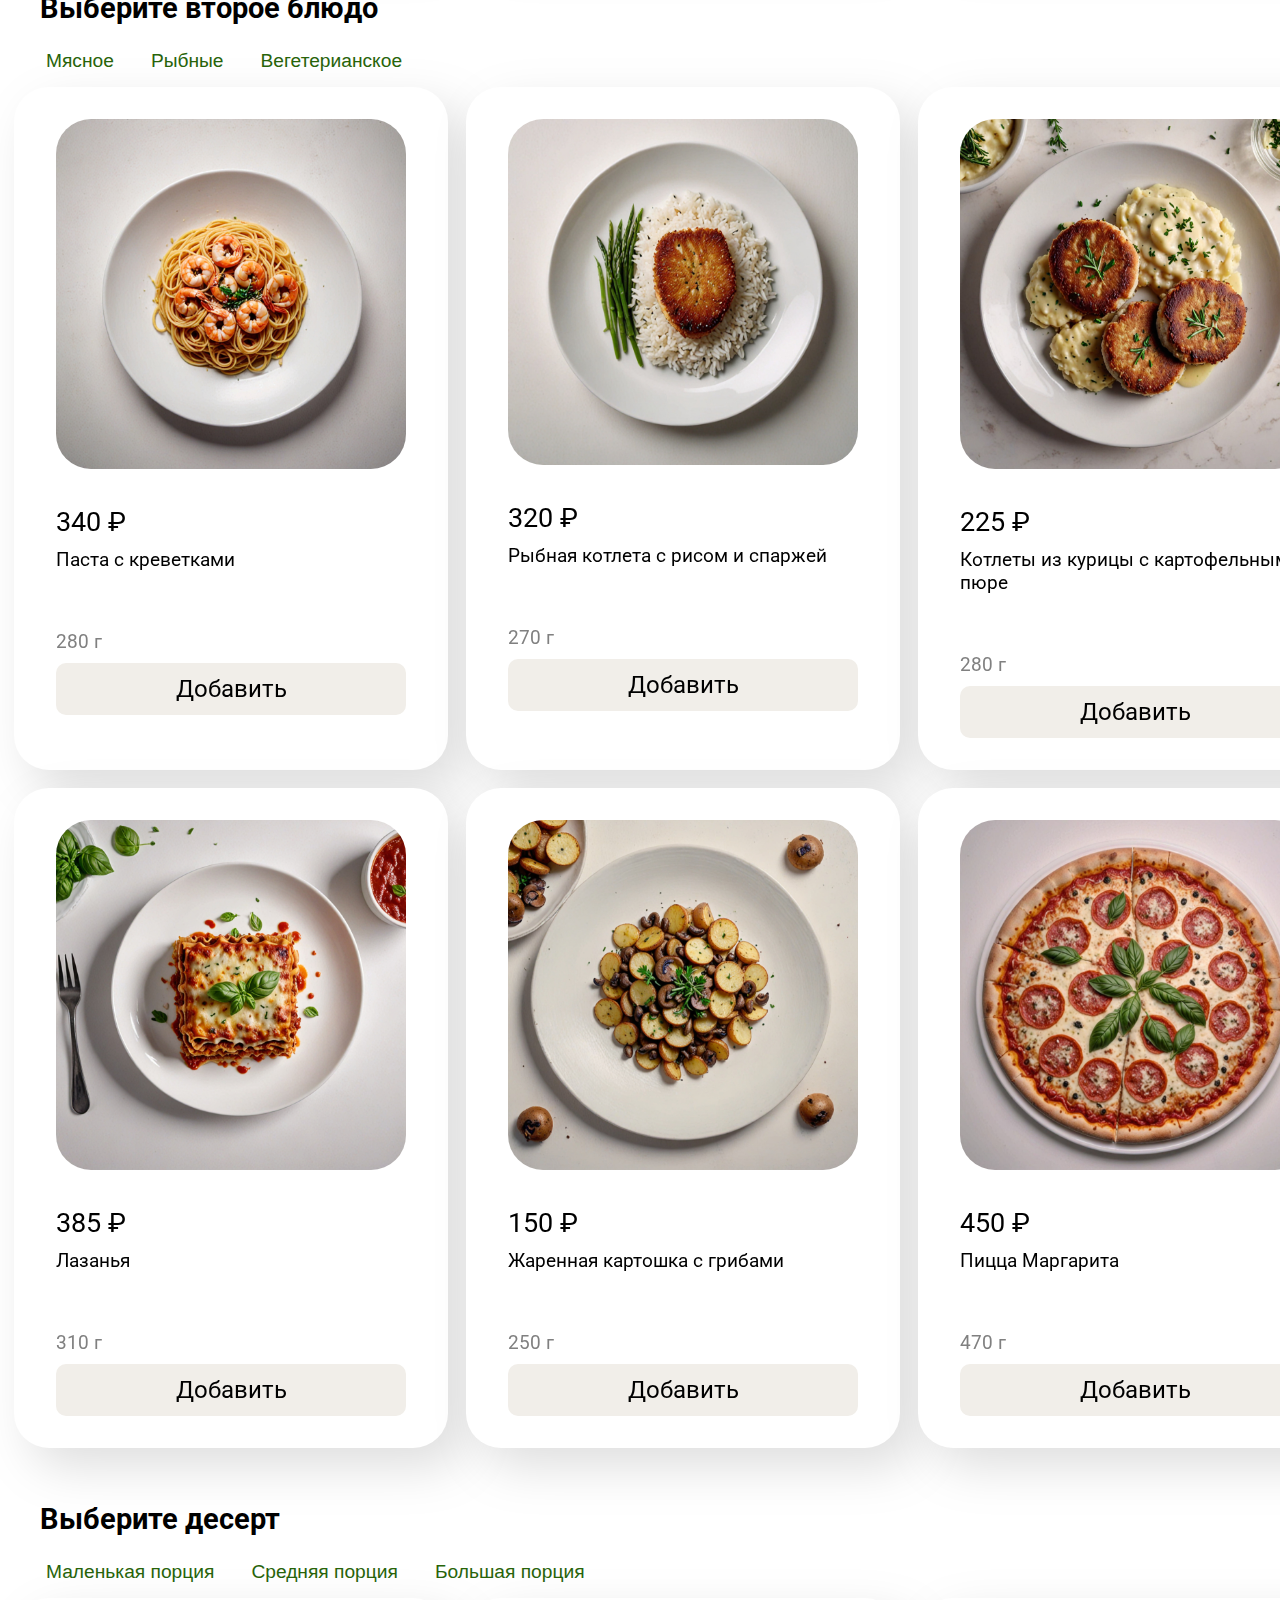
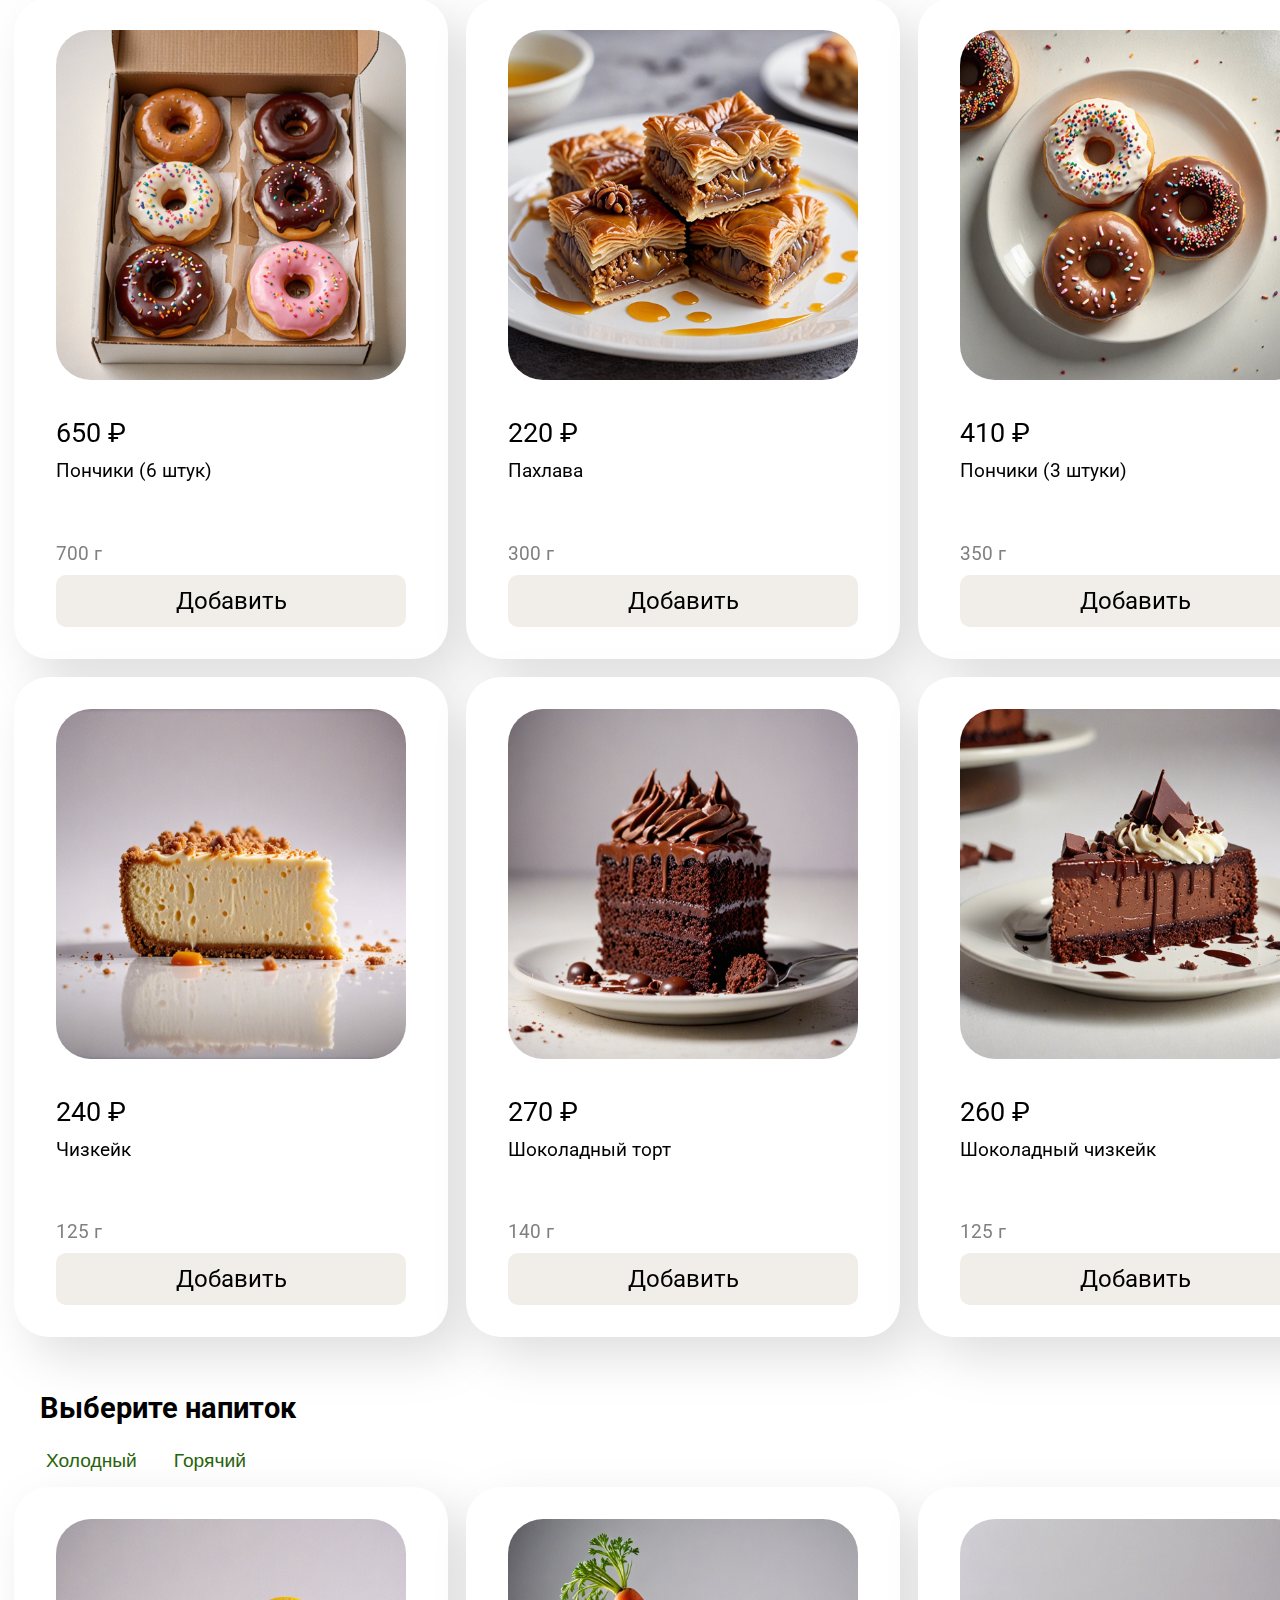
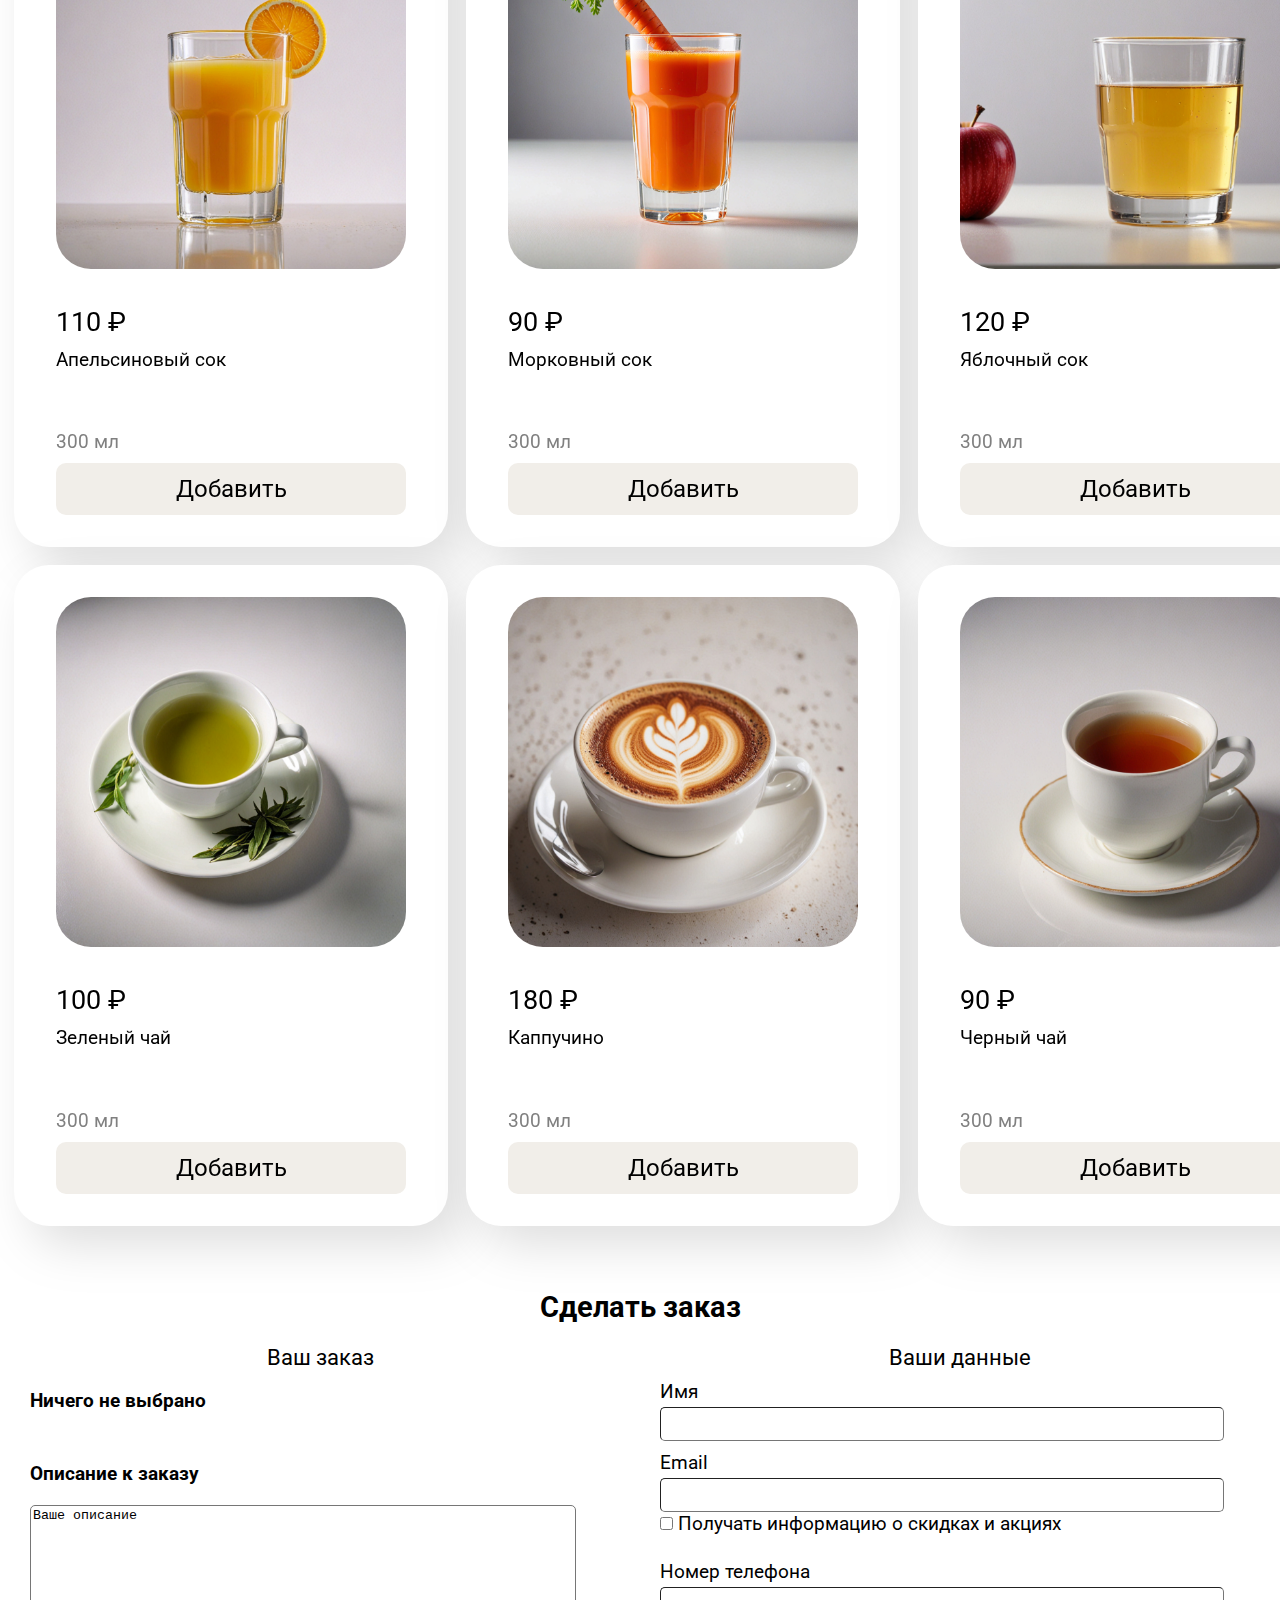
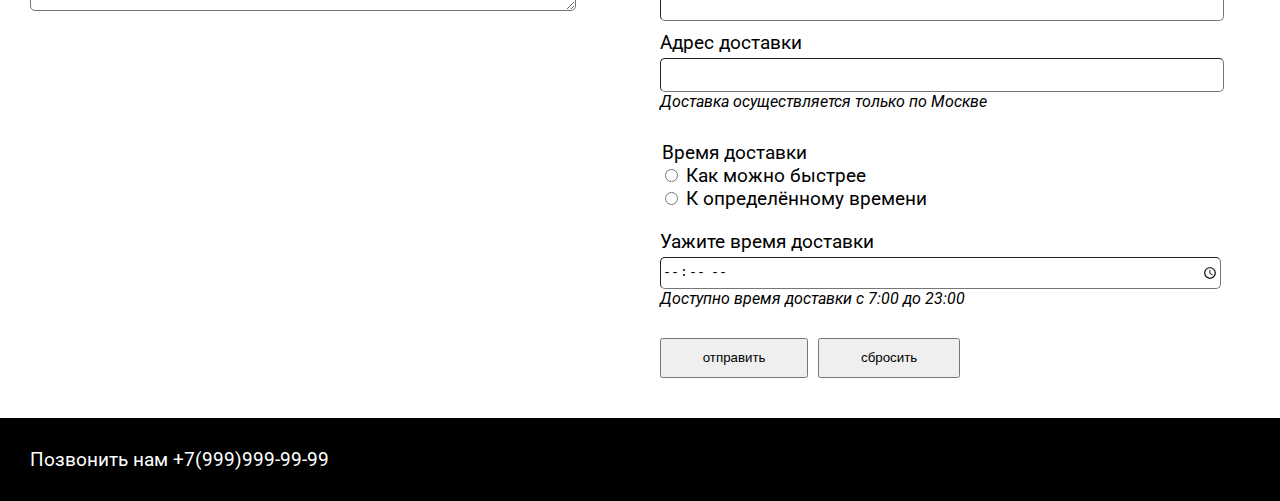
<file: Lab5/set_lunch.html>
<!DOCTYPE html>

<html>
    <head>
        <meta charset="utf-8">
        <title>Сборка вашего обеда</title>
        <link rel="stylesheet" href="style_set_lunch.css">
        <link rel="preconnect" href="https://fonts.googleapis.com">
        <link rel="preconnect" href="https://fonts.gstatic.com" crossorigin>
        <link href="https://fonts.googleapis.com/css2?family=Roboto:ital,wght@0,100;0,300;0,400;0,500;0,700;0,900;1,100;1,300;1,400;1,500;1,700;1,900&display=swap" rel="stylesheet">
    </head>

    <body>
        <header>
            <h1>Food construct</h1>

            <nav>
                <ul>
                    <li><a href="../Lab1/index.html">О нас</a></li>
                    <li><a href="#" class="curr_page">Собрать ланч</a></li>
                    <li><a href="#">Заказы</a></li>
                    <li><a href="#contacts">Контакты</a></li>
                </ul>
            </nav>
        </header>

        <main>
            <section class="section_dish_show">
                <h2>Выберите стартер или салат</h2>
                <div class="kind_choice" id="kind_choice_starter">
                    <button class="kind_choice_btn" data-kind="meat">Мясной</button>
                    <button class="kind_choice_btn" data-kind="fish">Рыбный</button>
                    <button class="kind_choice_btn" data-kind="veg">Вегетерианский</button>
                </div>

                <div class="wrapper" id="starter">

                </div>
            </section>
            
            <section class="section_dish_show">
                <h2>Выберите суп</h2>
                <div class="kind_choice" id="kind_choice_soup">
                    <button class="kind_choice_btn" data-kind="meat">Мясной</button>
                    <button class="kind_choice_btn" data-kind="fish">Рыбный</button>
                    <button class="kind_choice_btn" data-kind="veg">Вегетерианский</button>
                </div>

                <div class="wrapper" id="soup">

                </div>
            </section>

            <section class="section_dish_show">
                <h2>Выберите второе блюдо</h2>
                <div class="kind_choice" id="kind_choice_mainCourse">
                    <button class="kind_choice_btn" data-kind="meat">Мясное</button>
                    <button class="kind_choice_btn" data-kind="fish">Рыбные</button>
                    <button class="kind_choice_btn" data-kind="veg">Вегетерианское</button>
                </div>

                <div class="wrapper" id="mainCourse">

                </div>
            </section>

            <section class="section_dish_show">
                <h2>Выберите десерт</h2>
                <div class="kind_choice" id="kind_choice_dessert">
                    <button class="kind_choice_btn" data-kind="small">Маленькая порция</button>
                    <button class="kind_choice_btn" data-kind="middle">Средняя порция</button>
                    <button class="kind_choice_btn" data-kind="large">Большая порция</button>
                </div>

                <div class="wrapper" id="dessert">
                    
                </div>
            </section>

            <section class="section_dish_show">
                <h2>Выберите напиток</h2>
                <div class="kind_choice" id="kind_choice_drink">
                    <button class="kind_choice_btn" data-kind="cold">Холодный</button>
                    <button class="kind_choice_btn" data-kind="hot">Горячий</button>
                </div>

                <div class="wrapper" id="drink">

                </div>
            </section>

            <section>
                <h2 class="booking_header">Сделать заказ</h2>
                <form action="https://httpbin.org/post" method="post" class="booking_wrapper">
                    <div class="dishes_info" id="dishes_info">
                        <input type="hidden" value="was not set" name="soup_choice" id="soup_choice_input">
                        <input type="hidden" value="was not set" name="main_dish_choice" id="mainCourse_choice_input">
                        <input type="hidden" value="was not set" name="drinks_choice" id="drink_choice_input">
                        <input type="hidden" value="was not set" name="starter_choice" id="starter_choice_input">
                        <input type="hidden" value="was not set" name="dessert_choice" id="dessert_choice_input">
                        <input type="hidden" value="was not set" name="total_sum" id="total_sum_input">

                        <p class="small_header">Ваш заказ</p>
                        <p id="nothing_chosen">Ничего не выбрано</p>

                        <div class="dishes_info_select">
                            <div class="dishes_select">
                                <div class="choice_label"><label for="soup_choice_input">Суп</label></div>
                                <p class="dish_not_chosen" id="chosen_soup">Суп не выбран</p>
                            </div>

                            <div class="dishes_select">
                                <div class="choice_label"><label for="main_dish_choice_input">Второе блюдо</label></div>
                                <p class="dish_not_chosen" id="chosen_mainCourse">Второе блюдо не выбрано не выбрано</p>
                            </div>

                            <div class="dishes_select">
                                <div class="choice_label"><label for="drinks_choice_input">Напиток</label></div>
                                <p class="dish_not_chosen" id="chosen_drink">Напиток не выбран</p>
                            </div>

                            <div class="dishes_select">
                                <div class="dish_not_chosen" id="chosen_">
                                    <div class="choice_label"><label for="starter_choice_input">Стартер или салат</label></div>
                                    <p class="dish_not_chosen" id="chosen_starter">Стартер не выбран</p>
                                </div>
                            </div>

                            <div class="dishes_select">
                                <div class="choice_label"><label for="dessert_choice_input">Десерт</label></div>
                                <p class="dish_not_chosen" id="chosen_dessert">Десерт не выбран</p>
                            </div>

                            <div class="dishes_select">
                                <div class="choice_label">Стоимость заказа:</div> <div id="total_sum">0 &#8381</div>
                            </div>

                            <div class="choice_label"><label for="description">Описание к заказу</label></div>
                            <textarea name="description" id="description" class="description">Ваше описание</textarea>
                        </div>
                    </div>

                    <div class="person_info">
                        <p class="small_header">Ваши данные</p>
                        <div class="person_info_sub">
                            <p class="some_name"><label for="name_input">Имя</label></p>
                            <input type="text" name="name_input" id="name_input" class="pers_input">
                        </div>
                        
                        <div class="person_info_sub">
                            <p class="some_name"><label for="email_input">Email</label></p>
                            <input type="email" name="email_input" id="email_input" class="pers_input">
                        </div>

                        <input type="checkbox" name="discount" id="discount" class="discount">
                        <label for="discount">Получать информацию о скидках и акциях</label>

                        <div class="person_info_sub">
                            <p class="some_name"><label for="tel_input">Номер телефона</label></p>
                            <input type="tel" name="tel_input" id="tel_input" class="pers_input">
                        </div>
                        
                        <div class="person_info_sub">
                            <p class="some_name"><label for="addr_input">Адрес доставки</label></p>
                            <input type="text" name="addr_input" id="addr_input" class="pers_input">
                        </div>
                        <p class="meta_info"><i>Доставка осуществляется только по Москве</i></p>

                        <fieldset class="booking_time">
                            <legend>Время доставки</legend>
                            <div class="booking_time_option">
                                <input type="radio" name="when" id="sooner" class="inline_el">
                                <label for="sooner" class="inline_el">Как можно быстрее</label>
                            </div>

                            <div class="booking_time_option">
                                <input type="radio" name="when" id="det_time" class="inline_el">
                                <label for="det_time" class="inline_el">К определённому времени</label>
                            </div>
                        </fieldset>

                        <div class="set_det_time">
                            <p class="some_name"><label for="presise_time">Уажите время доставки</label></p>
                            <input type="time" name="precise_time" class="pers_input" id="presise_time" min="0  7:00" max="23:00" step="300" required>
                        </div>
                        <p class="meta_info"><i>Доступно время доставки с 7:00 до 23:00</i></p>

                        <div class="btn_wrapper">
                            <button type="submit" class="end_btn" id="submit_btn">отправить</button>
                            <button type="reset" class="end_btn" id="reset_btn">сбросить</button>
                        </div>
                    </div>
                </form>
            </section>
        </main>

        <footer id="contacts">Позвонить нам +7(999)999-99-99</footer>
    </body>

    <script src="prepare_cards.js"></script>
    <script src="storage.js"></script>
    <script src="form_script.js"></script>
    <script src="filter_by_kind.js"></script>
</html>
</file>
<file: Lab1/style.css>
body {
    font-family: "Roboto", sans-serif;
    margin: 0px;
    font-size: 1.2rem;
}

main {
    display: flex;
    flex-direction: column;
    min-height: 100xh;
}

h1 {
    margin-left: 40px;
    margin-top: 30px;
    margin-bottom: 30px;
}

h2 {
    margin-left: 40px;
    margin-top: 0px;
}

nav ul {
    display: flex;
    padding: 0px;
    margin-left: 40px;
    margin-top: 20px;
    margin-bottom: 40px;
}

header li {
    display: inline;
    margin: 0px;
    margin-right: 30px;
}

a {
    color: black;
    text-decoration: none;
    font-size: 1.5rem;
    -webkit-transition: all 0.15s ease;
            transition: all 0.15s ease;
}

a:hover {
    color: red;
}

p {
    margin: 0px 0px 40px 40px;
    width: 660px;
}

ul {
    padding: 0px;
    margin-top: 10px;
    margin-left: 40px;
    margin-bottom: 40px;
}

table {
    border: 3px solid black;
    border-collapse: collapse;
    margin-left: 40px;
    margin-bottom: 40px;
}

th {
    border: 2px solid black;
    border-collapse: collapse;
    padding: 15px;
}

td {
    border: 2px solid black;
    border-collapse: collapse;
    margin: 0px;
    padding: 15px;
    text-align: center;
}

footer {
    background-color: black;
    color: white;
    margin: 0px;
    padding: 30px;
}

img {
    width: 900px;
    margin: 20px 20px 20px 40px;
}

.curr_page {
    color: rgb(240, 100, 100);
    font-weight: bold;
}

@media (width <= 400px) {
    body {
        font-size: 1.0rem;
    }
    h1 {
        text-align: center;
    }
    nav ul {
        flex-direction: column;
        align-items: center;
    }
    p {
        width: 100%;
    }
    img {
        width: 100%;
    }
}

@media (400px < width <= 600px) {
    body {
        font-size: 1.1rem;
    }
    h1 {
        text-align: center;
    }
    nav ul {
        flex-direction: column;
        align-items: center;
    }
    p {
        width: 100%;
    }
    img {
        width: 100%;
    }
}

@media (600px < width <= 950px) {
    nav ul {
        justify-content: space-between;
    }
    img {
        width: 500px;
    }
    p {
        width: 100%;
    }
}
</file>
<file: Lab2/style_set_lunch.css>
body {
    display: flex;
    flex-direction: column;
    justify-content:space-between;
    font-family: "Roboto", sans-serif;
    margin: 0px;
    font-size: 1.2rem;
    min-height: 100vh;
}

main {
    display: flex;
    flex-direction: column;
}

h1 {
    margin-left: 40px;
    margin-top: 30px;
    margin-bottom: 30px;
}

h2 {
    margin-left: 40px;
    margin-top: 40px;
}

header ul {
    display: flex;
    flex-wrap: wrap;
    align-items: flex-start;
    padding: 0px;
    margin-left: 40px;
    margin-top: 20px;
    margin-bottom: 40px;
}

header li {
    display: inline;
    margin: 0px 30px 0px 0px;
}

nav a {
    color: black;
    text-decoration: none;
    font-size: 1.5rem;
    -webkit-transition: all 0.15s ease;
            transition: all 0.15s ease;
}

a:hover {
    color: red;
}

footer {
    background-color: black;
    color: white;
    margin: 20px 0px 0px 0px;
    padding: 30px;
}

.wrapper {
    padding: 10px;
    display: grid;
    justify-items: center;
    grid-template-columns: 1fr 1fr 1fr;
    grid-column-gap: 10px;
    grid-row-gap: 10px;
}

.product {
    padding: 30px 40px 30px 40px;
    width: 350px;
    display: flex;
    flex-direction: column;
    flex-wrap: wrap;
    margin: 4px;
    cursor: pointer;
    filter: drop-shadow(17px 19px 24px rgba(0,0,0,0.13));
    background-color: white;
    border-radius: 35px;
    border: 2px solid transparent;
    -webkit-transition: all 0.15s ease;
            transition: all 0.15s ease;
}

.product:hover {
    border-color: tomato;
}

.product:hover button {
    background-color: rgb(250, 200, 200);
}

.product img {
    width: 100%;
    border-radius: 35px;
    margin-bottom: 10px;
}

.price {
    font-size: 1.7rem;
    margin-bottom: 10px;
}

.prod_name {
    margin-top: 0px;
    margin-bottom: 40px;
}

.weight {
    color: gray;
    margin-bottom: 0px;
}

.btn {
    width: 100%;
    font-family: "Roboto", "sans-serif";
    font-size: 1.5rem;
    background-color: #f1eee9;
    border-radius: 10px;
    border-color: transparent;
    margin-top: 10px;
    padding: 10px 30px 10px 30px;
    cursor: pointer;
}

.curr_page {
    color: rgb(240, 100, 100);
    font-weight: bold;
}

@media (width > 600px) and (width < 950px) {
    nav ul {
        justify-content: space-between;
    }
    .wrapper {
        /* padding: 10px;
        display: grid;
        justify-items: center; */
        grid-template-columns: 1fr 1fr;
        /* grid-column-gap: 10px;
        grid-row-gap: 10px; */
    }
}

@media (width <= 600px) {
    h1 {
        text-align: center;
    }
    h2 {
        text-align: center;
    }
    nav ul {
        flex-direction: column;
        align-items: center;
    }
    .wrapper {
        /* padding: 10px;
        display: grid;
        justify-items: center; */
        grid-template-columns: 1fr;
        /* grid-column-gap: 10px;
        grid-row-gap: 10px; */
    }
}
</file>
<file: Lab3/style_set_lunch.css>
body {
    display: flex;
    flex-direction: column;
    justify-content: space-between;
    font-family: "Roboto", sans-serif;
    margin: 0px;
    font-size: 1.2rem;
    min-height: 100vh;
}

main {
    display: flex;
    flex-direction: column;
}

h1 {
    margin-left: 40px;
    margin-top: 30px;
    margin-bottom: 30px;
}

h2 {
    margin-left: 40px;
    margin-top: 40px;
}

header ul {
    display: flex;
    flex-wrap: wrap;
    align-items: flex-start;
    padding: 0px;
    margin-left: 40px;
    margin-top: 20px;
    margin-bottom: 40px;
}

header li {
    display: inline;
    margin: 0px 30px 0px 0px;
}

nav a {
    color: black;
    text-decoration: none;
    font-size: 1.5rem;
    -webkit-transition: all 0.15s ease;
            transition: all 0.15s ease;
}

a:hover {
    color: red;
}

footer {
    background-color: black;
    color: white;
    margin: 20px 0px 0px 0px;
    padding: 30px;
}

.wrapper {
    padding: 10px;
    display: grid;
    justify-items: center;
    grid-template-columns: 1fr 1fr 1fr;
    grid-column-gap: 10px;
    grid-row-gap: 10px;
}

.product {
    padding: 30px 40px 30px 40px;
    width: 350px;
    display: flex;
    flex-direction: column;
    flex-wrap: wrap;
    margin: 4px;
    cursor: pointer;
    filter: drop-shadow(17px 19px 24px rgba(0,0,0,0.13));
    background-color: white;
    border-radius: 35px;
    border: 2px solid transparent;
    -webkit-transition: all 0.15s ease;
            transition: all 0.15s ease;
}

.product:hover {
    border-color: tomato;
}

.product:hover button {
    background-color: rgb(250, 200, 200);
}

.product img {
    width: 100%;
    border-radius: 35px;
    margin-bottom: 10px;
}

.price {
    font-size: 1.7rem;
    margin-bottom: 10px;
}

.prod_name {
    margin-top: 0px;
    margin-bottom: 40px;
}

.weight {
    color: gray;
    margin-bottom: 0px;
}

.btn {
    width: 100%;
    font-family: "Roboto", "sans-serif";
    font-size: 1.5rem;
    background-color: #f1eee9;
    border-radius: 10px;
    border-color: transparent;
    margin-top: 10px;
    padding: 10px 30px 10px 30px;
    cursor: pointer;
}

.curr_page {
    color: rgb(240, 100, 100);
    font-weight: bold;
}

.booking_wrapper {
    display: grid;
    grid-template-columns: 1fr 1fr;
}

.booking_header {
    text-align: center;
    margin: 50px 0px 0px 0px;
}

.dishes_info .person_info {
    display: flex;
    flex-direction: column;
}

.small_header {
    text-align: center;
    font-size: 1.4rem;
    margin: 20px 0px 0px 0px;
}

.dishes_info_select {
    margin: 0px 0px 0px 30px ;
}

.person_info_sub {
    margin: 10px 0px 0px 20px;
}

.dishes_select {
    width: 90%; 
    margin: 4px 20px 20px 0px;
    height: 35px;
    border-radius: 5px;
}

.pers_input {
    width: 90%; 
    margin: 4px 20px 0px 0px;
    height: 30px;
    border-radius: 5px;
    border-width: 1px;
}

.description {
    width: 88.5%;
    height: 100px;
    border-radius: 5px;
    margin: 10px 0px 20px 0px;
}

.email_input {
    margin-bottom: 0px;
}

.some_name {
    margin: 0px;
}

.discount {
    margin: 0px 0px 20px 20px;
    font-size: 1rem;
}

.meta_info {
    margin: 0px 0px 30px 20px;
    font-size: 1rem;
}

fieldset {
    border-style: none;
    margin: 20px 0px 20px 20px;
    padding: 0px;
}

.inline_el {
    display: inline;
}

.set_det_time {
    margin: 0px 0px 0px 20px;
}

.btn_wrapper {
    margin: 20px;
    display: flex;
    justify-content: space-between;
    gap: 10px;
    height: 40px;
    width: 300px;
}

.end_btn {
    flex-grow: 1;
}

@media (width > 600px) and (width < 950px) {
    nav ul {
        justify-content: space-between;
    }
    .wrapper {
        grid-template-columns: 1fr 1fr;
    }
}

@media (width <= 600px) {
    h1 {
        text-align: center;
    }
    h2 {
        text-align: center;
    }
    nav ul {
        flex-direction: column;
        align-items: center;
    }
    .wrapper {
        grid-template-columns: 1fr;
    }
}
</file>
<file: Lab4/style_set_lunch.css>
body {
    display: flex;
    flex-direction: column;
    justify-content: space-between;
    font-family: "Roboto", sans-serif;
    margin: 0px;
    font-size: 1.2rem;
    min-height: 100vh;
}

main {
    display: flex;
    flex-direction: column;
}

h1 {
    margin-left: 40px;
    margin-top: 30px;
    margin-bottom: 30px;
}

h2 {
    margin-left: 40px;
    margin-top: 40px;
}

header ul {
    display: flex;
    flex-wrap: wrap;
    align-items: flex-start;
    padding: 0px;
    margin-left: 40px;
    margin-top: 20px;
    margin-bottom: 40px;
}

header li {
    display: inline;
    margin: 0px 30px 0px 0px;
}

nav a {
    color: black;
    text-decoration: none;
    font-size: 1.5rem;
    -webkit-transition: all 0.15s ease;
            transition: all 0.15s ease;
}

a:hover {
    color: red;
}

footer {
    background-color: black;
    color: white;
    margin: 20px 0px 0px 0px;
    padding: 30px;
}

.wrapper {
    padding: 10px;
    display: grid;
    justify-items: center;
    grid-template-columns: 1fr 1fr 1fr;
    grid-column-gap: 10px;
    grid-row-gap: 10px;
}

.product {
    padding: 30px 40px 30px 40px;
    width: 350px;
    display: flex;
    flex-direction: column;
    flex-wrap: wrap;
    margin: 4px;
    cursor: pointer;
    filter: drop-shadow(17px 19px 24px rgba(0,0,0,0.13));
    background-color: white;
    border-radius: 35px;
    border: 2px solid transparent;
    -webkit-transition: all 0.15s ease;
            transition: all 0.15s ease;
}

.product:hover {
    border-color: tomato;
}

.product:hover button {
    background-color: rgb(250, 200, 200);
}

.product img {
    width: 100%;
    border-radius: 35px;
    margin-bottom: 10px;
}

.price {
    font-size: 1.7rem;
    margin-bottom: 10px;
}

.prod_name {
    margin-top: 0px;
    margin-bottom: 40px;
}

.weight {
    color: gray;
    margin-bottom: 0px;
}

.btn {
    width: 100%;
    font-family: "Roboto", "sans-serif";
    font-size: 1.5rem;
    background-color: #f1eee9;
    border-radius: 10px;
    border-color: transparent;
    margin-top: 10px;
    padding: 10px 30px 10px 30px;
    cursor: pointer;
}

.curr_page {
    color: rgb(240, 100, 100);
    font-weight: bold;
}

.booking_wrapper {
    display: grid;
    grid-template-columns: 1fr 1fr;
}

.booking_header {
    text-align: center;
    margin: 50px 0px 0px 0px;
}

.dishes_info .person_info {
    display: flex;
    flex-direction: column;
}

.small_header {
    text-align: center;
    font-size: 1.4rem;
    margin: 20px 0px 0px 0px;
}

.dishes_info_select {
    margin: 0px 0px 0px 30px ;
}

.person_info_sub {
    margin: 10px 0px 0px 20px;
}

.dishes_select {
    width: 90%; 
    margin: 4px 20px 20px 0px;
    height: 35px;
    border-radius: 5px;
    display: none;
}

.pers_input {
    width: 90%; 
    margin: 4px 20px 0px 0px;
    height: 30px;
    border-radius: 5px;
    border-width: 1px;
}

.description {
    width: 88.5%;
    height: 100px;
    border-radius: 5px;
    margin: 10px 0px 20px 0px;
}

.email_input {
    margin-bottom: 0px;
}

.some_name {
    margin: 0px;
}

.discount {
    margin: 0px 0px 20px 20px;
    font-size: 1rem;
}

.meta_info {
    margin: 0px 0px 30px 20px;
    font-size: 1rem;
}

fieldset {
    border-style: none;
    margin: 20px 0px 20px 20px;
    padding: 0px;
}

.inline_el {
    display: inline;
}

.set_det_time {
    margin: 0px 0px 0px 20px;
}

.btn_wrapper {
    margin: 20px;
    display: flex;
    justify-content: space-between;
    gap: 10px;
    height: 40px;
    width: 300px;
}

.end_btn {
    flex-grow: 1;
}

.dish_not_chosen {
    margin: 5px 0px 30px 0px;
}

.choice_label {
    margin: 50px 0px 10px 0px;
    font-weight: bold;
}

#nothing_chosen {
    margin-left: 30px;
    font-weight: bold;
}

@media (width > 600px) and (width < 950px) {
    nav ul {
        justify-content: space-between;
    }
    .wrapper {
        grid-template-columns: 1fr 1fr;
    }
}

@media (width <= 600px) {
    h1 {
        text-align: center;
    }
    h2 {
        text-align: center;
    }
    nav ul {
        flex-direction: column;
        align-items: center;
    }
    .wrapper {
        grid-template-columns: 1fr;
    }
}
</file>
<file: Lab5/style_set_lunch.css>
body {
    display: flex;
    flex-direction: column;
    justify-content: space-between;
    font-family: "Roboto", sans-serif;
    margin: 0px;
    font-size: 1.2rem;
    min-height: 100vh;
}

main {
    display: flex;
    flex-direction: column;
}

h1 {
    margin-left: 40px;
    margin-top: 30px;
    margin-bottom: 30px;
}

h2 {
    margin-left: 40px;
    margin-top: 40px;
}

header ul {
    display: flex;
    flex-wrap: wrap;
    align-items: flex-start;
    padding: 0px;
    margin-left: 40px;
    margin-top: 20px;
    margin-bottom: 40px;
}

header li {
    display: inline;
    margin: 0px 30px 0px 0px;
}

nav a {
    color: black;
    text-decoration: none;
    font-size: 1.5rem;
    -webkit-transition: all 0.15s ease;
            transition: all 0.15s ease;
}

a:hover {
    color: red;
}

footer {
    background-color: black;
    color: white;
    margin: 20px 0px 0px 0px;
    padding: 30px;
}

.wrapper {
    padding: 10px;
    display: grid;
    justify-items: center;
    grid-template-columns: 1fr 1fr 1fr;
    grid-column-gap: 10px;
    grid-row-gap: 10px;
}

.product {
    padding: 30px 40px 30px 40px;
    width: 350px;
    display: flex;
    flex-direction: column;
    flex-wrap: wrap;
    margin: 4px;
    cursor: pointer;
    filter: drop-shadow(17px 19px 24px rgba(0,0,0,0.13));
    background-color: white;
    border-radius: 35px;
    border: 2px solid transparent;
    -webkit-transition: all 0.15s ease;
            transition: all 0.15s ease;
}

.product_clicked {
    padding: 30px 40px 30px 40px;
    width: 350px;
    display: flex;
    flex-direction: column;
    flex-wrap: wrap;
    margin: 4px;
    cursor: pointer;
    filter: drop-shadow(17px 19px 24px rgba(0,0,0,0.13));
    background-color: white;
    border-radius: 35px;
    border: 2px solid tomato;
    -webkit-transition: all 0.15s ease;
            transition: all 0.15s ease;
}

.product:hover {
    border-color: tomato;
}

.product:hover button {
    background-color: rgb(250, 200, 200);
}

.product_clicked button {
    background-color: rgb(250, 200, 200);
}

.product img {
    width: 100%;
    border-radius: 35px;
    margin-bottom: 10px;
}

.product_clicked img {
    width: 100%;
    border-radius: 35px;
    margin-bottom: 10px;
}

.price {
    font-size: 1.7rem;
    margin-bottom: 10px;
}

.prod_name {
    margin-top: 0px;
    margin-bottom: 40px;
}

.weight {
    color: gray;
    margin-bottom: 0px;
}

.btn {
    width: 100%;
    font-family: "Roboto", "sans-serif";
    font-size: 1.5rem;
    background-color: #f1eee9;
    border-radius: 10px;
    border-color: transparent;
    margin-top: 10px;
    padding: 10px 30px 10px 30px;
    cursor: pointer;
}

.curr_page {
    color: rgb(240, 100, 100);
    font-weight: bold;
}

.booking_wrapper {
    display: grid;
    grid-template-columns: 1fr 1fr;
}

.booking_header {
    text-align: center;
    margin: 50px 0px 0px 0px;
}

.dishes_info .person_info {
    display: flex;
    flex-direction: column;
}

.small_header {
    text-align: center;
    font-size: 1.4rem;
    margin: 20px 0px 0px 0px;
}

.dishes_info_select {
    margin: 0px 0px 0px 30px ;
}

.person_info_sub {
    margin: 10px 0px 0px 20px;
}

.dishes_select {
    width: 90%; 
    margin: 4px 20px 20px 0px;
    height: 35px;
    border-radius: 5px;
    display: none;
}

.pers_input {
    width: 90%; 
    margin: 4px 20px 0px 0px;
    height: 30px;
    border-radius: 5px;
    border-width: 1px;
}

.description {
    width: 88.5%;
    height: 100px;
    border-radius: 5px;
    margin: 10px 0px 20px 0px;
}

.email_input {
    margin-bottom: 0px;
}

.some_name {
    margin: 0px;
}

.discount {
    margin: 0px 0px 20px 20px;
    font-size: 1rem;
}

.meta_info {
    margin: 0px 0px 30px 20px;
    font-size: 1rem;
}

fieldset {
    border-style: none;
    margin: 20px 0px 20px 20px;
    padding: 0px;
}

.inline_el {
    display: inline;
}

.set_det_time {
    margin: 0px 0px 0px 20px;
}

.btn_wrapper {
    margin: 20px;
    display: flex;
    justify-content: space-between;
    gap: 10px;
    height: 40px;
    width: 300px;
}

.end_btn {
    flex-grow: 1;
}

.dish_not_chosen {
    margin: 5px 0px 30px 0px;
}

.choice_label {
    margin: 50px 0px 10px 0px;
    font-weight: bold;
}

#nothing_chosen {
    margin-left: 30px;
    font-weight: bold;
}

.kind_choice {
    display: flex;
    flex-direction: row;
    justify-content: start;
    margin: 0px 0px 0px 40px;
}

.kind_choice_btn {
    background-color: transparent;
    color: rgb(40, 100, 10);
    font-size: 1.2rem;
    border-style: none;
    border-radius: 5px;
    cursor: pointer;
    margin: 0px 25px 0px 0px;
    -webkit-transition: all 0.15s ease;
            transition: all 0.15s ease;
    background-color: transparent;
}

.kind_choice_btn:hover {
    background-color: rgb(200, 255, 190);
}

.kind_choice_btn_click {
    background-color: transparent;
    color: rgb(40, 100, 10);
    font-size: 1.2rem;
    border-style: none;
    border-radius: 5px;
    cursor: pointer;
    margin: 0px 25px 0px 0px;
    -webkit-transition: all 0.15s ease;
            transition: all 0.15s ease;
    background-color: rgb(200, 255, 190);
}

@media (width > 600px) and (width < 950px) {
    nav ul {
        justify-content: space-between;
    }
    .wrapper {
        grid-template-columns: 1fr 1fr;
    }
}

@media (width <= 600px) {
    h1 {
        text-align: center;
    }
    h2 {
        text-align: center;
    }
    nav ul {
        flex-direction: column;
        align-items: center;
    }
    .wrapper {
        grid-template-columns: 1fr;
    }
}
</file>
